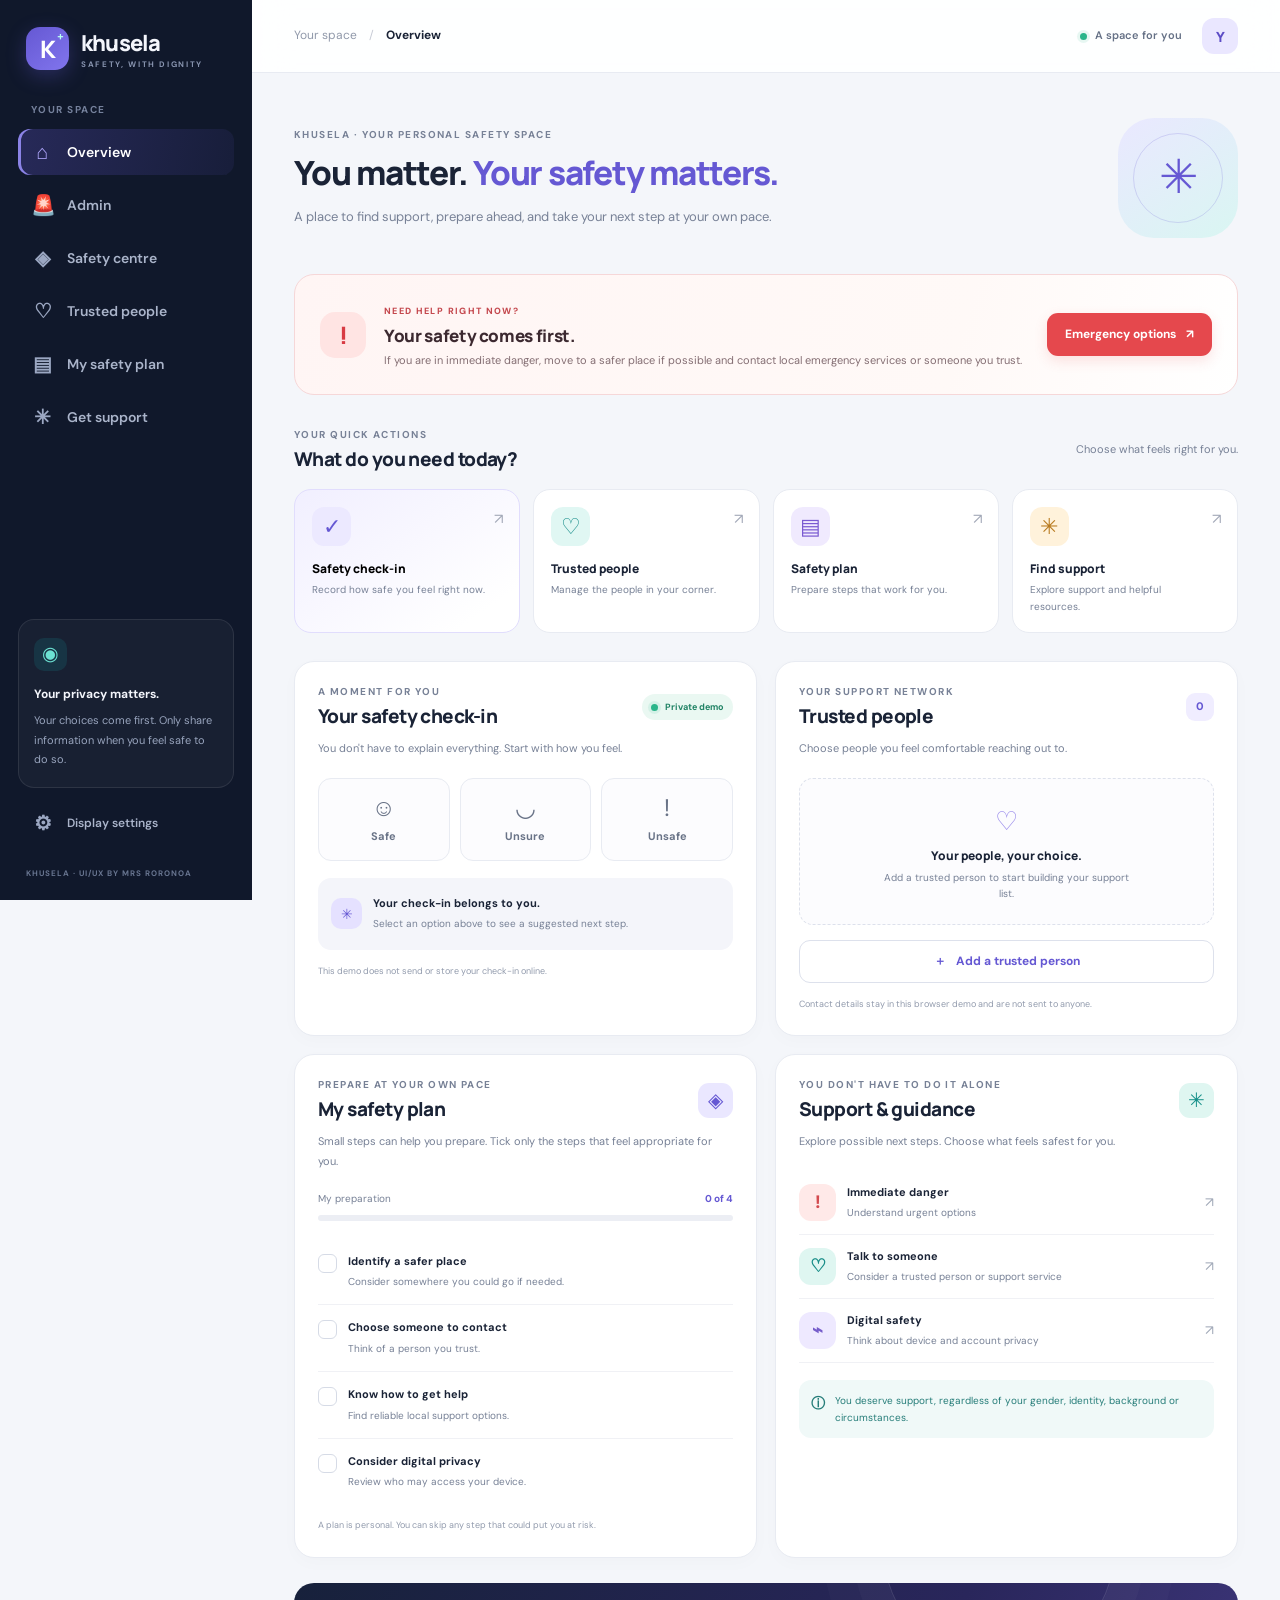
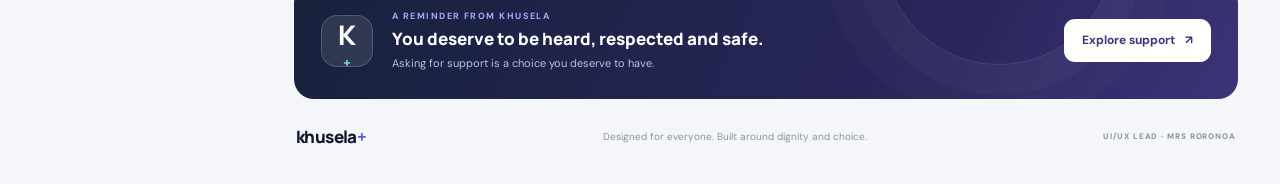
<file: index.html>
<!DOCTYPE html>
<html lang="en">
<head>
  <meta charset="UTF-8">
  <meta name="viewport" content="width=device-width, initial-scale=1">
  <meta name="theme-color" content="#10182B">
  <meta name="description" content="Khusela is an inclusive personal safety and GBV support platform.">
  <title>Khusela — Your Safety, Your Choice</title>

  <link rel="preconnect" href="https://fonts.googleapis.com">
  <link rel="preconnect" href="https://fonts.gstatic.com" crossorigin>
  <link href="https://fonts.googleapis.com/css2?family=DM+Sans:wght@400;500;600;700&family=Manrope:wght@400;500;600;700;800&display=swap" rel="stylesheet">
  <link rel="stylesheet" href="style.css">
</head>
<body>
  <div class="app">
    <aside class="sidebar" id="sidebar">
      <a href="#dashboard" class="brand" aria-label="Khusela dashboard">
        <span class="brand-symbol">K<span>+</span></span>
        <span class="brand-name">khusela<small>SAFETY, WITH DIGNITY</small></span>
      </a>

      <div class="profile-label">YOUR SPACE</div>
      <nav class="side-nav" aria-label="Main navigation">
        <a class="nav-link active" href="#dashboard"><span>⌂</span> Overview</a>
        <a class="nav-link" href="admin.html"><span>🚨</span> Admin</a>
        <a class="nav-link" href="#safety"><span>◈</span> Safety centre</a>
        <a class="nav-link" href="#contacts"><span>♡</span> Trusted people</a>
        <a class="nav-link" href="#plan"><span>▤</span> My safety plan</a>
        <a class="nav-link" href="#support"><span>✳</span> Get support</a>
      </nav>

      <div class="sidebar-bottom">
        <div class="privacy-card">
          <span class="privacy-icon">◉</span>
          <strong>Your privacy matters.</strong>
          <p>Your choices come first. Only share information when you feel safe to do so.</p>
        </div>
        <button class="nav-link settings-button" id="settingsButton" type="button">
          <span>⚙</span> Display settings
        </button>
        <div class="sidebar-footer">KHUSELA · UI/UX BY MRS RORONOA</div>
      </div>
    </aside>

    <main class="main" id="dashboard">
      <header class="topbar">
        <button class="icon-button menu-button" id="menuButton" aria-label="Open navigation" type="button">☰</button>
        <div class="breadcrumb">Your space <span>/</span> <strong>Overview</strong></div>
        <div class="top-actions">
          <span class="secure-label"><span class="green-dot"></span> A space for you</span>
          <button class="avatar" id="profileButton" type="button" aria-label="Profile options">Y</button>
        </div>
      </header>

      <div class="content">
        <section class="welcome-row">
          <div>
            <p class="overline">KHUSELA  · YOUR PERSONAL SAFETY SPACE</p>
            <h1>You matter. <span>Your safety matters.</span></h1>
            <p class="subheading">A place to find support, prepare ahead, and take your next step at your own pace.</p>
          </div>
          <div class="welcome-mark" aria-hidden="true">
            <div class="mark-ring ring-one"></div>
            <div class="mark-ring ring-two"></div>
            <span>✳</span>
          </div>
        </section>

        <section class="emergency-banner" id="safety" aria-labelledby="urgent-title">
          <div class="emergency-symbol" aria-hidden="true">!</div>
          <div class="emergency-copy">
            <span class="banner-eyebrow">NEED HELP RIGHT NOW?</span>
            <h2 id="urgent-title">Your safety comes first.</h2>
            <p>If you are in immediate danger, move to a safer place if possible and contact local emergency services or someone you trust.</p>
          </div>
          <button class="button button-emergency" id="emergencyButton" type="button">
            Emergency options <span aria-hidden="true">↗</span>
          </button>
        </section>

        <div class="section-title-row">
          <div>
            <p class="overline">YOUR QUICK ACTIONS</p>
            <h2>What do you need today?</h2>
          </div>
          <span class="section-note">Choose what feels right for you.</span>
        </div>

        <section class="action-grid" aria-label="Quick safety actions">
          <button class="action-card action-primary" id="checkInButton" type="button">
            <span class="action-icon">✓</span>
            <span class="action-text"><strong>Safety check-in</strong><small>Record how safe you feel right now.</small></span>
            <span class="card-arrow">↗</span>
          </button>
          <a class="action-card" href="#contacts">
            <span class="action-icon icon-teal">♡</span>
            <span class="action-text"><strong>Trusted people</strong><small>Manage the people in your corner.</small></span>
            <span class="card-arrow">↗</span>
          </a>
          <a class="action-card" href="#plan">
            <span class="action-icon icon-violet">▤</span>
            <span class="action-text"><strong>Safety plan</strong><small>Prepare steps that work for you.</small></span>
            <span class="card-arrow">↗</span>
          </a>
          <a class="action-card" href="#support">
            <span class="action-icon icon-amber">✳</span>
            <span class="action-text"><strong>Find support</strong><small>Explore support and helpful resources.</small></span>
            <span class="card-arrow">↗</span>
          </a>
        </section>

        <div class="dashboard-grid">
          <section class="panel checkin-panel">
            <div class="panel-heading">
              <div>
                <p class="overline">A MOMENT FOR YOU</p>
                <h2>Your safety check-in</h2>
              </div>
              <span class="soft-tag"><span class="green-dot"></span> Private demo</span>
            </div>
            <p class="panel-description">You don't have to explain everything. Start with how you feel.</p>

            <div class="feeling-options" role="group" aria-label="How safe do you feel?">
              <button class="feeling" data-feeling="Safe" type="button">
                <span>☺</span><strong>Safe</strong>
              </button>
              <button class="feeling" data-feeling="Unsure" type="button">
                <span>◡</span><strong>Unsure</strong>
              </button>
              <button class="feeling" data-feeling="Unsafe" type="button">
                <span>!</span><strong>Unsafe</strong>
              </button>
            </div>

            <div class="checkin-result" id="checkinResult" role="status" aria-live="polite">
              <span class="result-mark">✳</span>
              <span><strong>Your check-in belongs to you.</strong><small>Select an option above to see a suggested next step.</small></span>
            </div>
            <p class="privacy-footnote">This demo does not send or store your check-in online.</p>
          </section>

          <section class="panel contacts-panel" id="contacts">
            <div class="panel-heading">
              <div>
                <p class="overline">YOUR SUPPORT NETWORK</p>
                <h2>Trusted people</h2>
              </div>
              <span class="count-badge" id="contactCount">0</span>
            </div>
            <p class="panel-description">Choose people you feel comfortable reaching out to.</p>

            <div class="contact-list" id="contactList">
              <div class="empty-state">
                <span>♡</span>
                <strong>Your people, your choice.</strong>
                <p>Add a trusted person to start building your support list.</p>
              </div>
            </div>

            <button class="button button-outline button-full" id="addContactButton" type="button">
              <span>＋</span> Add a trusted person
            </button>
            <p class="privacy-footnote">Contact details stay in this browser demo and are not sent to anyone.</p>
          </section>
        </div>

        <div class="dashboard-grid lower-grid">
          <section class="panel plan-panel" id="plan">
            <div class="panel-heading">
              <div>
                <p class="overline">PREPARE AT YOUR OWN PACE</p>
                <h2>My safety plan</h2>
              </div>
              <span class="plan-icon">◈</span>
            </div>
            <p class="panel-description">Small steps can help you prepare. Tick only the steps that feel appropriate for you.</p>

            <div class="plan-progress">
              <div class="progress-label"><span>My preparation</span><strong id="progressText">0 of 4</strong></div>
              <div class="progress-track"><span id="progressBar"></span></div>
            </div>

            <div class="plan-list">
              <label class="plan-item"><input type="checkbox" class="plan-check"><span class="custom-check"></span><span><strong>Identify a safer place</strong><small>Consider somewhere you could go if needed.</small></span></label>
              <label class="plan-item"><input type="checkbox" class="plan-check"><span class="custom-check"></span><span><strong>Choose someone to contact</strong><small>Think of a person you trust.</small></span></label>
              <label class="plan-item"><input type="checkbox" class="plan-check"><span class="custom-check"></span><span><strong>Know how to get help</strong><small>Find reliable local support options.</small></span></label>
              <label class="plan-item"><input type="checkbox" class="plan-check"><span class="custom-check"></span><span><strong>Consider digital privacy</strong><small>Review who may access your device.</small></span></label>
            </div>
            <p class="privacy-footnote">A plan is personal. You can skip any step that could put you at risk.</p>
          </section>

          <section class="panel support-panel" id="support">
            <div class="panel-heading">
              <div>
                <p class="overline">YOU DON'T HAVE TO DO IT ALONE</p>
                <h2>Support & guidance</h2>
              </div>
              <span class="support-icon">✳</span>
            </div>
            <p class="panel-description">Explore possible next steps. Choose what feels safest for you.</p>

            <a class="resource-row" href="#emergency-help" id="resourceEmergency">
              <span class="resource-icon red-icon">!</span>
              <span><strong>Immediate danger</strong><small>Understand urgent options</small></span>
              <span class="resource-arrow">↗</span>
            </a>
            <a class="resource-row" href="#trusted-support" id="resourceTrusted">
              <span class="resource-icon teal-icon">♡</span>
              <span><strong>Talk to someone</strong><small>Consider a trusted person or support service</small></span>
              <span class="resource-arrow">↗</span>
            </a>
            <a class="resource-row" href="#digital-safety" id="resourceDigital">
              <span class="resource-icon violet-icon">⌁</span>
              <span><strong>Digital safety</strong><small>Think about device and account privacy</small></span>
              <span class="resource-arrow">↗</span>
            </a>

            <div class="support-note">
              <span>ⓘ</span>
              <p>You deserve support, regardless of your gender, identity, background or circumstances.</p>
            </div>
          </section>
        </div>

        <section class="closing-banner">
          <div class="closing-symbol">K<span>+</span></div>
          <div>
            <p class="overline">A REMINDER FROM KHUSELA</p>
            <h2>You deserve to be heard, respected and safe.</h2>
            <p>Asking for support is a choice you deserve to have.</p>
          </div>
          <a class="button button-light" href="#support">Explore support <span>↗</span></a>
        </section>

        <footer class="footer">
          <a href="#dashboard" class="footer-brand">khusela<span>+</span></a>
          <p>Designed for everyone. Built around dignity and choice.</p>
          <span>UI/UX LEAD · MRS RORONOA</span>
        </footer>
      </div>
    </main>
  </div>

  <!-- DIALOGS -->
  <dialog class="modal" id="appModal">
    <div class="modal-head">
      <div class="modal-mark" id="modalMark">✳</div>
      <button class="icon-button modal-close" id="closeModal" type="button" aria-label="Close dialog">✕</button>
    </div>
    <div id="modalContent"></div>
  </dialog>

  <div class="toast" id="toast" role="status" aria-live="polite"></div>

  <script>
    const $ = (selector) => document.querySelector(selector);
    const $$ = (selector) => [...document.querySelectorAll(selector)];

    const modal = $("#appModal");
    const modalContent = $("#modalContent");
    const toast = $("#toast");
    let toastTimer;

    function showToast(message) {
      toast.textContent = message;
      toast.classList.add("show");
      clearTimeout(toastTimer);
      toastTimer = setTimeout(() => toast.classList.remove("show"), 3200);
    }

    function openModal(title, text, actions = "") {
      modalContent.innerHTML = `
        <p class="overline">KHUSELA · YOUR SAFETY SPACE</p>
        <h2>${title}</h2>
        <div class="modal-copy">${text}</div>
        ${actions}
      `;
      modal.showModal();
    }

    $("#closeModal").addEventListener("click", () => modal.close());

    modal.addEventListener("click", (event) => {
      if (event.target === modal) modal.close();
    });

    // Mobile navigation
    $("#menuButton").addEventListener("click", () => {
      $("#sidebar").classList.toggle("sidebar-open");
    });

    $$(".nav-link").forEach(link => {
      link.addEventListener("click", () => {
        $$(".nav-link").forEach(item => item.classList.remove("active"));
        link.classList.add("active");
        $("#sidebar").classList.remove("sidebar-open");
      });
    });

    // Emergency information — no false claim that an alert was sent
    $("#emergencyButton").addEventListener("click", () => {
      openModal(
        "Immediate safety options",
        `<p>If you are in immediate danger, move to a safer place if you can and contact local emergency services or a person you trust.</p>
         <div class="notice-box"><strong>Important</strong><p>This website demo cannot call emergency services, transmit your location or alert your contacts.</p></div>
         <p>In South Africa, you can call <strong>112</strong> from a mobile phone for emergency assistance. If calling could put you at risk, consider whether a safer communication option is available.</p>`,
        `<button class="button button-primary button-full" id="modalDone" type="button">I understand</button>`
      );
      $("#modalDone").addEventListener("click", () => modal.close());
    });

    // Safety check-in
    const feelingMessages = {
      Safe: ["Take a moment for yourself.", "If you feel comfortable, you can review your safety plan or check in with someone you trust."],
      Unsure: ["It's okay not to know what to do.", "Consider moving somewhere you feel more comfortable or contacting a trusted person if it feels safe."],
      Unsafe: ["Your safety comes first.", "If you are in immediate danger, seek a safer place if possible and contact emergency services or someone you trust."]
    };

    $$(".feeling").forEach(button => {
      button.addEventListener("click", () => {
        $$(".feeling").forEach(item => item.classList.remove("selected"));
        button.classList.add("selected");
        const [title, message] = feelingMessages[button.dataset.feeling];
        $("#checkinResult").innerHTML = `
          <span class="result-mark">✳</span>
          <span><strong>${title}</strong><small>${message}</small></span>
        `;
      });
    });

    $("#checkInButton").addEventListener("click", () => {
      document.querySelector(".checkin-panel").scrollIntoView({behavior:"smooth", block:"center"});
      showToast("Your check-in is ready when you are.");
    });

    // Trusted contact list: kept in memory for this page session only
    const contacts = [];
    const contactList = $("#contactList");

    function renderContacts() {
      $("#contactCount").textContent = contacts.length;

      if (!contacts.length) {
        contactList.innerHTML = `
          <div class="empty-state">
            <span>♡</span>
            <strong>Your people, your choice.</strong>
            <p>Add a trusted person to start building your support list.</p>
          </div>`;
        return;
      }

      contactList.innerHTML = contacts.map((contact, index) => `
        <div class="contact-item">
          <span class="contact-avatar">${escapeHtml(contact.name.trim().charAt(0).toUpperCase())}</span>
          <span class="contact-info"><strong>${escapeHtml(contact.name)}</strong><small>${escapeHtml(contact.relationship)}</small></span>
          <button class="remove-contact" data-remove="${index}" type="button" aria-label="Remove ${escapeHtml(contact.name)}">✕</button>
        </div>`).join("");

      $$("[data-remove]").forEach(button => {
        button.addEventListener("click", () => {
          contacts.splice(Number(button.dataset.remove), 1);
          renderContacts();
          showToast("Trusted person removed from this demo.");
        });
      });
    }

    function escapeHtml(value) {
      return String(value).replace(/[&<>"']/g, character => ({
        "&":"&amp;", "<":"&lt;", ">":"&gt;", '"':"&quot;", "'":"&#39;"
      }[character]));
    }

    $("#addContactButton").addEventListener("click", () => {
      openModal(
        "Add a trusted person",
        `<p>Add someone you feel comfortable reaching out to. Only include details if it is safe for you to do so.</p>
         <form id="contactForm" class="contact-form">
           <label for="contactName">Name</label>
           <input id="contactName" name="name" maxlength="70" required placeholder="Enter their name">
           <label for="contactRelationship">Relationship</label>
           <select id="contactRelationship" name="relationship" required>
             <option value="">Choose relationship</option>
             <option>Friend</option><option>Family</option><option>Partner</option>
             <option>Teacher or colleague</option><option>Support professional</option><option>Other trusted person</option>
           </select>
           <button class="button button-primary button-full" type="submit">Add person</button>
         </form>
         <p class="privacy-footnote">Demo only: information is kept in page memory and disappears when the page is refreshed.</p>`
      );

      $("#contactForm").addEventListener("submit", event => {
        event.preventDefault();
        const data = new FormData(event.currentTarget);
        contacts.push({
          name: data.get("name").trim(),
          relationship: data.get("relationship")
        });
        renderContacts();
        modal.close();
        showToast("Trusted person added to this page session.");
      });
    });

    // Safety plan progress
    function updateProgress() {
      const checks = $$(".plan-check");
      const completed = checks.filter(check => check.checked).length;
      $("#progressText").textContent = `${completed} of ${checks.length}`;
      $("#progressBar").style.width = `${completed / checks.length * 100}%`;
    }

    $$(".plan-check").forEach(check => check.addEventListener("change", updateProgress));

    // Resource information
    const resources = {
      resourceTrusted: {
        title: "Talking to someone",
        text: `<p>You can choose a friend, family member, educator, counsellor or support professional you trust.</p>
          <p>You decide what to share and when. If one person does not respond safely, consider another trusted option if available.</p>`
      },
      resourceDigital: {
        title: "Digital safety",
        text: `<p>If someone may monitor your device, think carefully before changing settings or deleting history. A sudden change may be noticed.</p>
          <ul><li>Use a safer device if you have access to one.</li><li>Review account access and location-sharing settings when safe.</li><li>Choose a password others cannot easily guess.</li></ul>
          <p>Prioritise the option least likely to increase risk in your situation.</p>`
      },
      resourceEmergency: {
        title: "Immediate danger",
        text: `<p>If it is safe to do so, move towards a place with other people and contact local emergency services or someone you trust.</p>
          <div class="notice-box"><strong>South Africa</strong><p>112 can be called from a mobile phone for emergency assistance.</p></div>
          <p>Khusela's current browser version cannot place calls or send alerts on your behalf.</p>`
      }
    };

    Object.entries(resources).forEach(([id, resource]) => {
      $("#" + id).addEventListener("click", event => {
        event.preventDefault();
        openModal(resource.title, resource.text);
      });
    });

    $("#settingsButton").addEventListener("click", () => {
      openModal(
        "Display settings",
        `<p>Choose a display that feels comfortable for you.</p>
         <div class="setting-actions">
           <button class="button button-primary" id="darkModeButton" type="button">Dark mode</button>
           <button class="button button-outline" id="lightModeButton" type="button">Light mode</button>
         </div>`
      );
      $("#darkModeButton").addEventListener("click", () => {
        document.body.classList.remove("light-mode");
        modal.close();
        showToast("Dark mode enabled.");
      });
      $("#lightModeButton").addEventListener("click", () => {
        document.body.classList.add("light-mode");
        modal.close();
        showToast("Light mode enabled.");
      });
    });

    $("#profileButton").addEventListener("click", () => {
      openModal(
        "Your space, your choices",
        `<p>This version does not require an account or collect a profile. A production app should use secure authentication, clear privacy controls and accessible ways to manage personal information.</p>`
      );
    });
  </script>
</body>
</html>
</file>
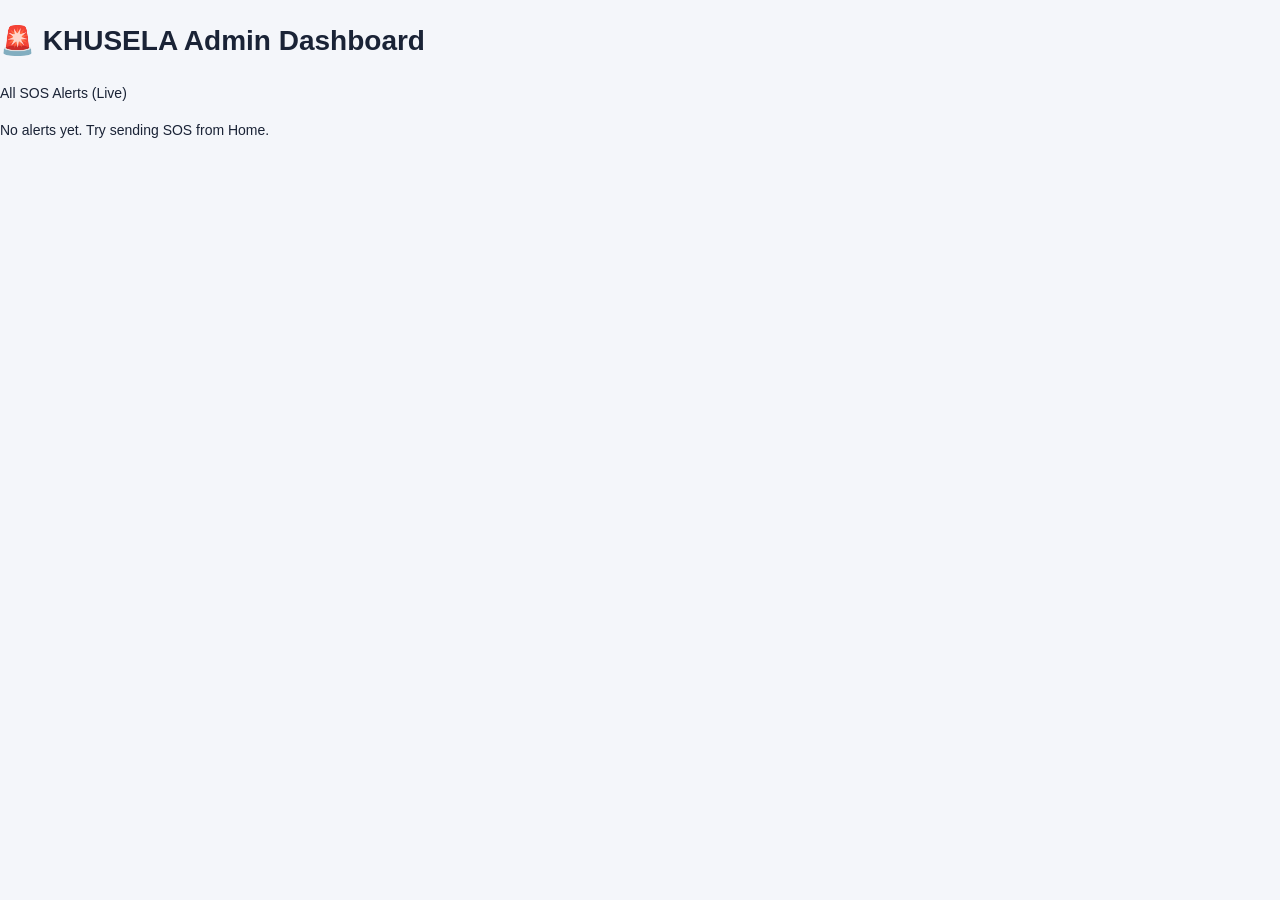
<file: Admin.html>
<!DOCTYPE html>
<html>
<head>
<meta charset="UTF-8">
<meta name="viewport" content="width=device-width, initial-scale=1.0">
<title>KHUSELA Admin</title>
<link rel="stylesheet" href="style.css">
</head>
<body>
<h1>🚨 KHUSELA Admin Dashboard</h1>
<p>All SOS Alerts (Live)</p>
<div id="alert-list">Loading...</div>

<script>
const alerts = JSON.parse(localStorage.getItem('khusela_alerts') || '[]');
const list = document.getElementById('alert-list');

if(alerts.length === 0){
  list.innerHTML = "<p>No alerts yet. Try sending SOS from Home.</p>";
} else {
  list.innerHTML = alerts.map(a => `
    <div style="border:1px solid red; padding:10px; margin:10px; border-radius:8px;">
      <b>Time:</b> ${a.time}<br>
      <b>Location:</b> ${a.lat}, ${a.lng}<br>
      <b>Status:</b> ${a.status}
    </div>
  `).join('');
}
</script>
</body>
</html>
</file>
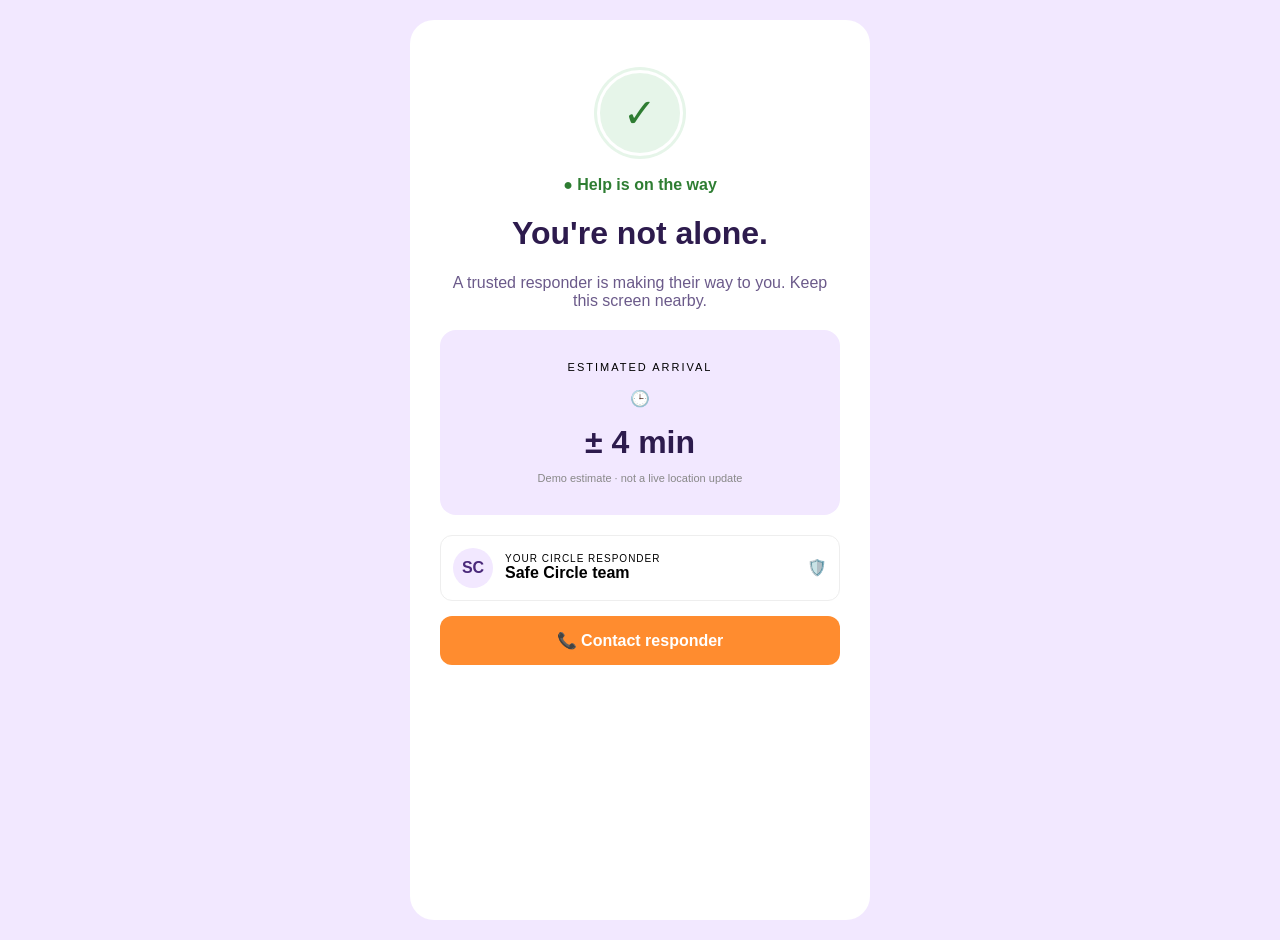
<file: coming.html>
<!DOCTYPE html>
<html lang="en">
<head>
<meta charset="UTF-8">
<meta name="viewport" content="width=device-width, initial-scale=1.0">
<title>Help is Coming - KHUSELA</title>
<style>
body{margin:0;background:#F2E8FF;font-family:Arial;display:flex;justify-content:center;min-height:100vh;padding:20px}
.card{background:white;border-radius:24px;padding:30px;max-width:400px;width:100%;text-align:center}
.check{width:80px;height:80px;background:#E6F5E9;border-radius:50%;display:flex;align-items:center;justify-content:center;margin:20px auto;font-size:40px;color:#2E7D32;border:3px solid white;box-shadow:0 0 0 3px #E6F5E9}
h1{color:#2D1B4D;font-size:32px}
.eta{background:#F2E8FF;border-radius:16px;padding:20px;margin:20px 0}
.eta b{font-size:32px;color:#2D1B4D}
.responder{display:flex;align-items:center;gap:12px;border:1px solid #eee;border-radius:12px;padding:12px;text-align:left}
.sc{background:#F2E8FF;width:40px;height:40px;border-radius:50%;display:flex;align-items:center;justify-content:center;font-weight:bold;color:#4B2A7B}
.orange{background:#FF8C2F;color:white;border:none;width:100%;padding:15px;border-radius:12px;font-weight:bold;font-size:16px;margin-top:15px;cursor:pointer}
</style>
</head>
<body>
<div class="card">
<div class="check">✓</div>
<p style="color:#2E7D32;font-weight:bold">● Help is on the way</p>
<h1>You're not alone.</h1>
<p style="color:#6B5A8A">A trusted responder is making their way to you. Keep this screen nearby.</p>
<div class="eta">
<p style="font-size:11px;letter-spacing:2px">ESTIMATED ARRIVAL</p>
<p>🕒</p>
<b>± 4 min</b>
<p style="font-size:11px;color:#888">Demo estimate · not a live location update</p>
</div>
<div class="responder"><div class="sc">SC</div><div><p style="font-size:10px;letter-spacing:1px;margin:0">YOUR CIRCLE RESPONDER</p><b>Safe Circle team</b></div><span style="margin-left:auto">🛡️</span></div>
<button class="orange" onclick="location.href='index.html'">📞 Contact responder</button>
</div>
</body>
</html>
</file>
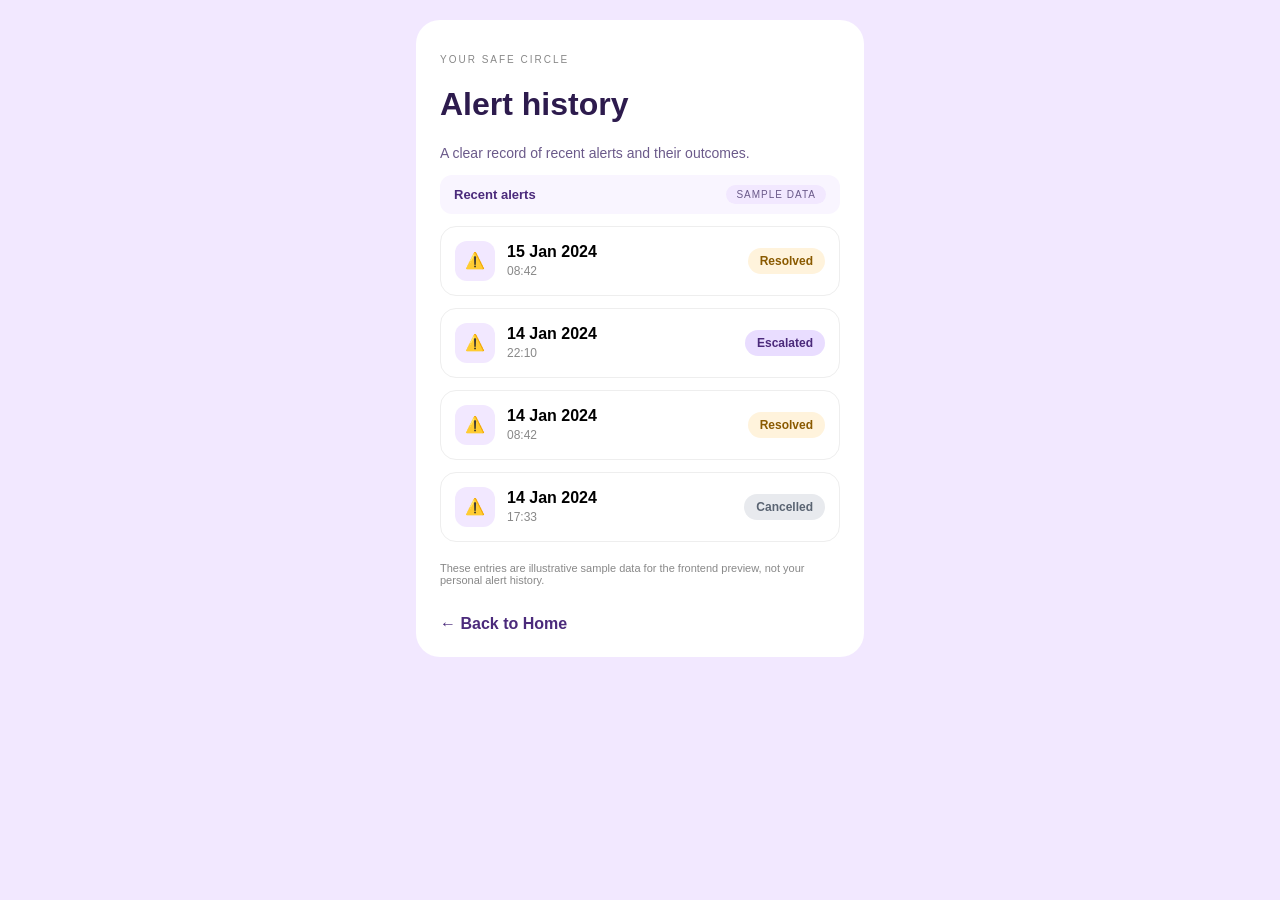
<file: history.html>
<!DOCTYPE html>
<html lang="en">
<head>
<meta charset="UTF-8">
<meta name="viewport" content="width=device-width, initial-scale=1.0">
<title>Alert History - KHUSELA</title>
<style>
body{margin:0;background:#F2E8FF;font-family:Arial;display:flex;justify-content:center;padding:20px}
.card{background:white;border-radius:24px;padding:24px;max-width:400px;width:100%}
h1{color:#2D1B4D}
.item{display:flex;align-items:center;gap:12px;border:1px solid #eee;border-radius:16px;padding:14px;margin:12px 0}
.icon{background:#F2E8FF;width:40px;height:40px;border-radius:12px;display:flex;align-items:center;justify-content:center}
.badge{margin-left:auto;padding:6px 12px;border-radius:20px;font-size:12px;font-weight:bold}
.resolved{background:#FFF3DC;color:#8A5A00}
.escalated{background:#E9DDFF;color:#4B2A7B}
.cancelled{background:#E8EAEE;color:#5A6472}
.sample{background:#F2E8FF;color:#6B5A8A;font-size:10px;padding:4px 10px;border-radius:20px;letter-spacing:1px}
.header{display:flex;justify-content:space-between;align-items:center;background:#F9F5FF;padding:10px 14px;border-radius:12px}
</style>
</head>
<body>
<div class="card">
<p style="font-size:10px;letter-spacing:2px;color:#888">YOUR SAFE CIRCLE</p>
<h1>Alert history</h1>
<p style="color:#6B5A8A;font-size:14px">A clear record of recent alerts and their outcomes.</p>
<div class="header"><b style="font-size:13px;color:#4B2A7B">Recent alerts</b><span class="sample">SAMPLE DATA</span></div>
<div class="item"><div class="icon">⚠️</div><div><b>15 Jan 2024</b><br><span style="color:#888;font-size:12px">08:42</span></div><span class="badge resolved">Resolved</span></div>
<div class="item"><div class="icon">⚠️</div><div><b>14 Jan 2024</b><br><span style="color:#888;font-size:12px">22:10</span></div><span class="badge escalated">Escalated</span></div>
<div class="item"><div class="icon">⚠️</div><div><b>14 Jan 2024</b><br><span style="color:#888;font-size:12px">08:42</span></div><span class="badge resolved">Resolved</span></div>
<div class="item"><div class="icon">⚠️</div><div><b>14 Jan 2024</b><br><span style="color:#888;font-size:12px">17:33</span></div><span class="badge cancelled">Cancelled</span></div>
<p style="font-size:11px;color:#888;margin-top:20px">These entries are illustrative sample data for the frontend preview, not your personal alert history.</p>
<br><a href="index.html" style="color:#4B2A7B;text-decoration:none;font-weight:bold">← Back to Home</a>
</div>
</body>
</html>
</file>
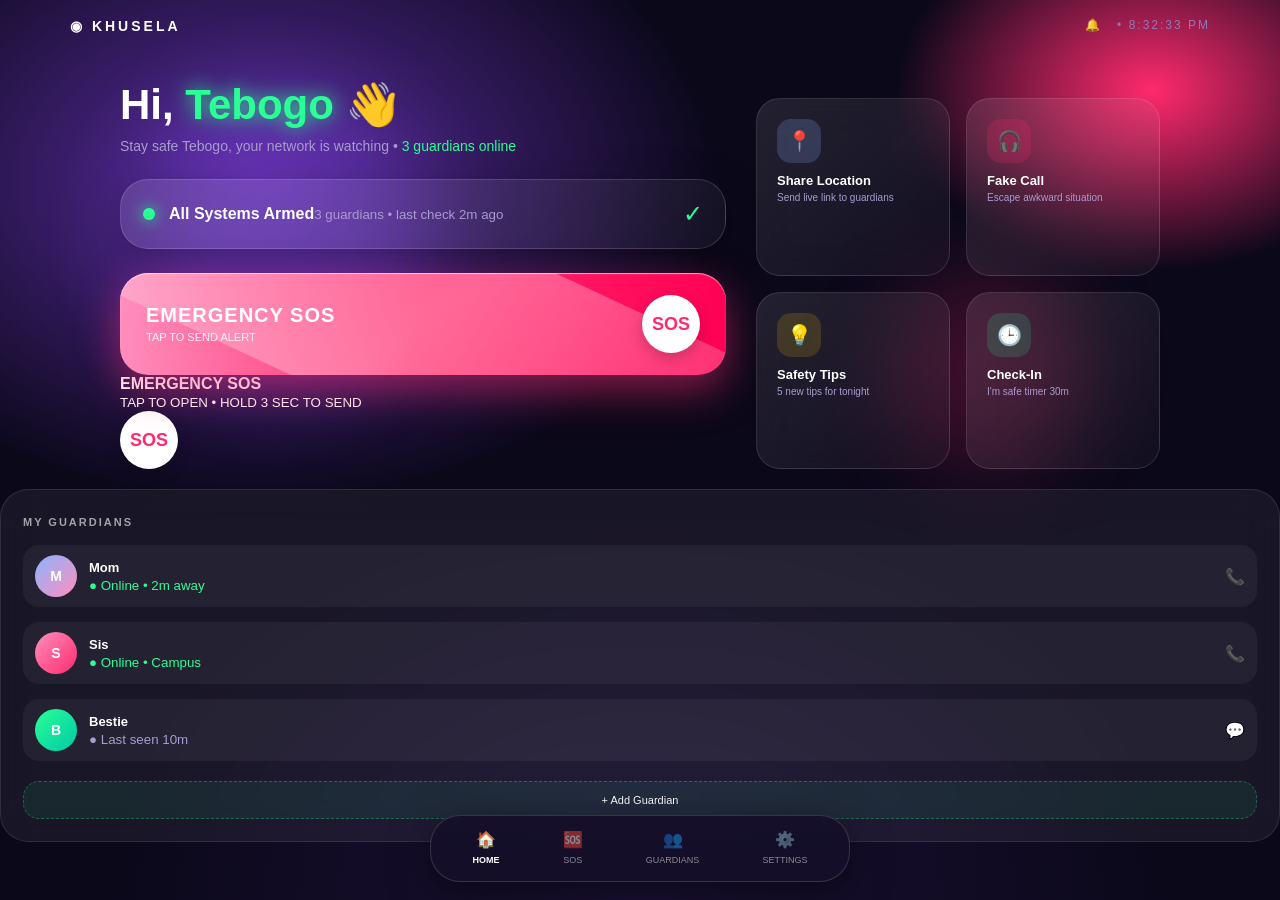
<file: home_page.html>
<!DOCTYPE html>
<html lang="en">
<head>
<meta charset="UTF-8">
<meta name="viewport" content="width=device-width, initial-scale=1.0">
<title>KHUSELA - Home</title>
<style>
*{margin:0; padding:0; box-sizing:border-box; font-family:'Inter',sans-serif;}
body{background:#0b081a; color:white; min-height:100vh; overflow-x:hidden; position:relative;}
.bg{position:fixed; inset:0; z-index:-1; background:radial-gradient(60% 60% at 20% 20%, #5a2ca0 0%, transparent 60%), radial-gradient(50% 50% at 90% 10%, #ff2a6d 0%, transparent 40%), radial-gradient(70% 70% at 50% 100%, #1a1033 0%, #0b081a 60%);}
.orb{position:absolute; border-radius:50%; filter:blur(40px); animation:float 6s infinite ease-in-out;}
.orb1{width:300px; height:300px; background:rgba(138,76,255,0.25); top:10%; left:10%;}
.orb2{width:200px; height:200px; background:rgba(255,42,109,0.2); top:30%; right:15%; animation-delay:2s;}

.top{width:100%; display:flex; justify-content:space-between; padding:18px 30px; font-size:12px; letter-spacing:2px; color:#8a7bb8; max-width:1200px; margin:0 auto;}
.brand{color:white; font-weight:900; letter-spacing:3px; font-size:14px;}
.container{max-width:1100px; margin:0 auto; padding:20px 30px; display:grid; grid-template-columns:1.2fr 0.8fr; gap:30px;}
@media(max-width:800px){.container{grid-template-columns:1fr; padding:15px;}}

.left h2{font-size:42px; font-weight:900; line-height:1.1; margin-top:10px;}
.left h2 span{color:#2aff95; text-shadow:0 0 20px #2aff95;}
.left p{color:#a99bcf; margin-top:10px; font-size:14px;}

.status-card{margin-top:25px; background:linear-gradient(135deg, rgba(255,255,255,0.12), rgba(255,255,255,0.04)); border:1px solid rgba(255,255,255,0.15); backdrop-filter:blur(25px); border-radius:28px; padding:20px 22px; display:flex; justify-content:space-between; align-items:center; box-shadow:0 10px 40px rgba(0,0,0,0.3);}
.dot{width:12px; height:12px; background:#2aff95; border-radius:50%; box-shadow:0 0 15px #2aff95; animation:pulse 1.5s infinite;}

.sos-cta{margin-top:24px; width:100%; background:linear-gradient(95deg, #ff8fbd, #ff2a6d, #ff0055); border-radius:28px; padding:22px 26px; display:flex; justify-content:space-between; align-items:center; box-shadow:0 15px 40px rgba(255,42,109,0.5), inset 0 1px 1px rgba(255,255,255,0.6); cursor:pointer; position:relative; overflow:hidden; transition:0.2s; animation:glow 2.5s infinite;}
.sos-cta::after{content:''; position:absolute; top:-50%; left:-50%; width:200%; height:200%; background:linear-gradient(120deg, transparent, rgba(255,255,255,0.3), transparent); transform:rotate(25deg); animation:shine 3s infinite;}
.sos-cta:active{transform:scale(0.98);}
.sos-cta b{font-size:20px; letter-spacing:1px; position:relative; z-index:2;}
.sos-cta small{font-size:11px; opacity:0.9; z-index:2; position:relative;}
.circle{width:58px; height:58px; background:white; border-radius:50%; display:flex; justify-content:center; align-items:center; color:#ff2a6d; font-weight:900; font-size:18px; box-shadow:0 5px 15px rgba(0,0,0,0.2); z-index:2;}

.grid{display:grid; grid-template-columns:1fr 1fr; gap:16px; margin-top:26px;}
.card{background:linear-gradient(135deg, rgba(255,255,255,0.1), rgba(255,255,255,0.03)); border:1px solid rgba(255,255,255,0.12); border-radius:24px; padding:20px; backdrop-filter:blur(20px); cursor:pointer; transition:0.25s; position:relative; overflow:hidden;}
.card:hover{transform:translateY(-4px) scale(1.02); background:rgba(255,255,255,0.15); box-shadow:0 15px 30px rgba(0,0,0,0.3);}
.card b{font-size:13px; display:block; margin-top:10px;} .card small{font-size:10px; color:#a99bcf; margin-top:4px; display:block;}
.icon{width:44px; height:44px; border-radius:14px; display:flex; justify-content:center; align-items:center; font-size:20px;}

.right{display:flex; flex-direction:column; gap:20px;}
.map-card{background:rgba(255,255,255,0.06); border:1px solid rgba(255,255,255,0.1); border-radius:28px; padding:22px; backdrop-filter:blur(20px); min-height:300px;}
.guardian-row{display:flex; gap:12px; margin-top:15px; align-items:center; background:rgba(255,255,255,0.05); padding:10px 12px; border-radius:16px;}
.g-avatar{width:42px; height:42px; border-radius:50%; background:linear-gradient(135deg,#8ab4ff,#ff8fbd); display:flex; justify-content:center; align-items:center; font-weight:800; font-size:14px;}

.bottom-nav{position:fixed; bottom:18px; left:50%; transform:translateX(-50%); width:90%; max-width:420px; background:rgba(20,15,40,0.9); backdrop-filter:blur(25px); border:1px solid rgba(255,255,255,0.15); border-radius:30px; display:flex; justify-content:space-around; padding:14px 10px; box-shadow:0 10px 40px rgba(0,0,0,0.5);}

@keyframes float{0%,100%{transform:translateY(0);} 50%{transform:translateY(-20px);}}
@keyframes pulse{0%,100%{opacity:1; transform:scale(1);} 50%{opacity:0.6; transform:scale(0.9);}}
@keyframes glow{0%,100%{box-shadow:0 15px 40px rgba(255,42,109,0.5);} 50%{box-shadow:0 15px 60px rgba(255,42,109,0.8);}}
@keyframes shine{0%{transform:translateX(-100%) rotate(25deg);} 100%{transform:translateX(200%) rotate(25deg);}}
</style>
</head>
<body>
<div class="bg"><div class="orb orb1"></div><div class="orb orb2"></div></div>

<div class="top"><div class="brand">◉ KHUSELA</div><div style="display:flex; gap:15px;"><span>🔔</span><span id="liveClock">• LIVE</span></div></div>

<div class="container">
  <div class="left">
    <h2>Hi, <span id="userName">Tebogo</span> 👋</h2>
    <p id="greetSub">Stay safe Tebogo, your network is watching • <span style="color:#2aff95">3 guardians online</span></p>

    <div class="status-card">
      <div style="display:flex; gap:14px; align-items:center;"><div class="dot"></div><div><b>All Systems Armed</b><small style="color:#a99bcf">3 guardians • last check 2m ago</small></div></div>
      <div style="color:#2aff95; font-size:24px;">✓</div>
    </div>

    <div class="sos-cta" onclick="triggerSOS()">
  <div><b>EMERGENCY SOS</b><br><small>TAP TO SEND ALERT</small></div>
  <div class="circle">SOS</div>
</div>
      <div><b>EMERGENCY SOS</b><br><small>TAP TO OPEN • HOLD 3 SEC TO SEND</small></div>
      <div class="circle">SOS</div>
    </div>

    <div class="grid">
      <div class="card"><div class="icon" style="background:rgba(138,180,255,0.2);">📍</div><b>Share Location</b><small>Send live link to guardians</small></div>
      <div class="card"><div class="icon" style="background:rgba(255,42,109,0.2);">🎧</div><b>Fake Call</b><small>Escape awkward situation</small></div>
      <div class="card"><div class="icon" style="background:rgba(255,215,0,0.15);">💡</div><b>Safety Tips</b><small>5 new tips for tonight</small></div>
      <div class="card"><div class="icon" style="background:rgba(42,255,149,0.15);">🕒</div><b>Check-In</b><small>I'm safe timer 30m</small></div>
    </div>
  </div>

  <div class="right">
    <div class="map-card">
      <b style="font-size:11px; letter-spacing:2px; opacity:0.6;">MY GUARDIANS</b>
      <div class="guardian-row"><div class="g-avatar">M</div><div><b style="font-size:13px;">Mom</b><br><small style="color:#2aff95;">● Online • 2m away</small></div><div style="margin-left:auto;">📞</div></div>
      <div class="guardian-row"><div class="g-avatar" style="background:linear-gradient(135deg,#ff8fbd,#ff2a6d)">S</div><div><b style="font-size:13px;">Sis</b><br><small style="color:#2aff95;">● Online • Campus</small></div><div style="margin-left:auto;">📞</div></div>
      <div class="guardian-row"><div class="g-avatar" style="background:linear-gradient(135deg,#2aff95,#00c9a7)">B</div><div><b style="font-size:13px;">Bestie</b><br><small style="color:#a99bcf;">● Last seen 10m</small></div><div style="margin-left:auto;">💬</div></div>
      <div style="margin-top:20px; background:rgba(42,255,149,0.08); border:1px dashed rgba(42,255,149,0.3); border-radius:16px; padding:12px; text-align:center; font-size:11px; cursor:pointer;">+ Add Guardian</div>
    </div>
  </div>
</div>

<div class="bottom-nav">
  <div style="text-align:center; opacity:1;">🏠<br><span style="font-size:9px; font-weight:700;">HOME</span></div>
  <div style="text-align:center; opacity:0.5; cursor:pointer;" onclick="location.href='sos.html'">🆘<br><span style="font-size:9px;">SOS</span></div>
  <div style="text-align:center; opacity:0.5;">👥<br><span style="font-size:9px;">GUARDIANS</span></div>
  <div style="text-align:center; opacity:0.5;">⚙️<br><span style="font-size:9px;">SETTINGS</span></div>
</div>

<script>
let savedName = localStorage.getItem('khuselaName') || "Tebogo";
document.getElementById('userName').innerText = savedName;
document.getElementById('greetSub').innerHTML = `Stay safe ${savedName}, your network is watching • <span style="color:#2aff95">3 guardians online</span>`;
setInterval(()=>{ document.getElementById('liveClock').innerText = "• " + new Date().toLocaleTimeString(); },1000);
</script>
</body>
</html>
</file>
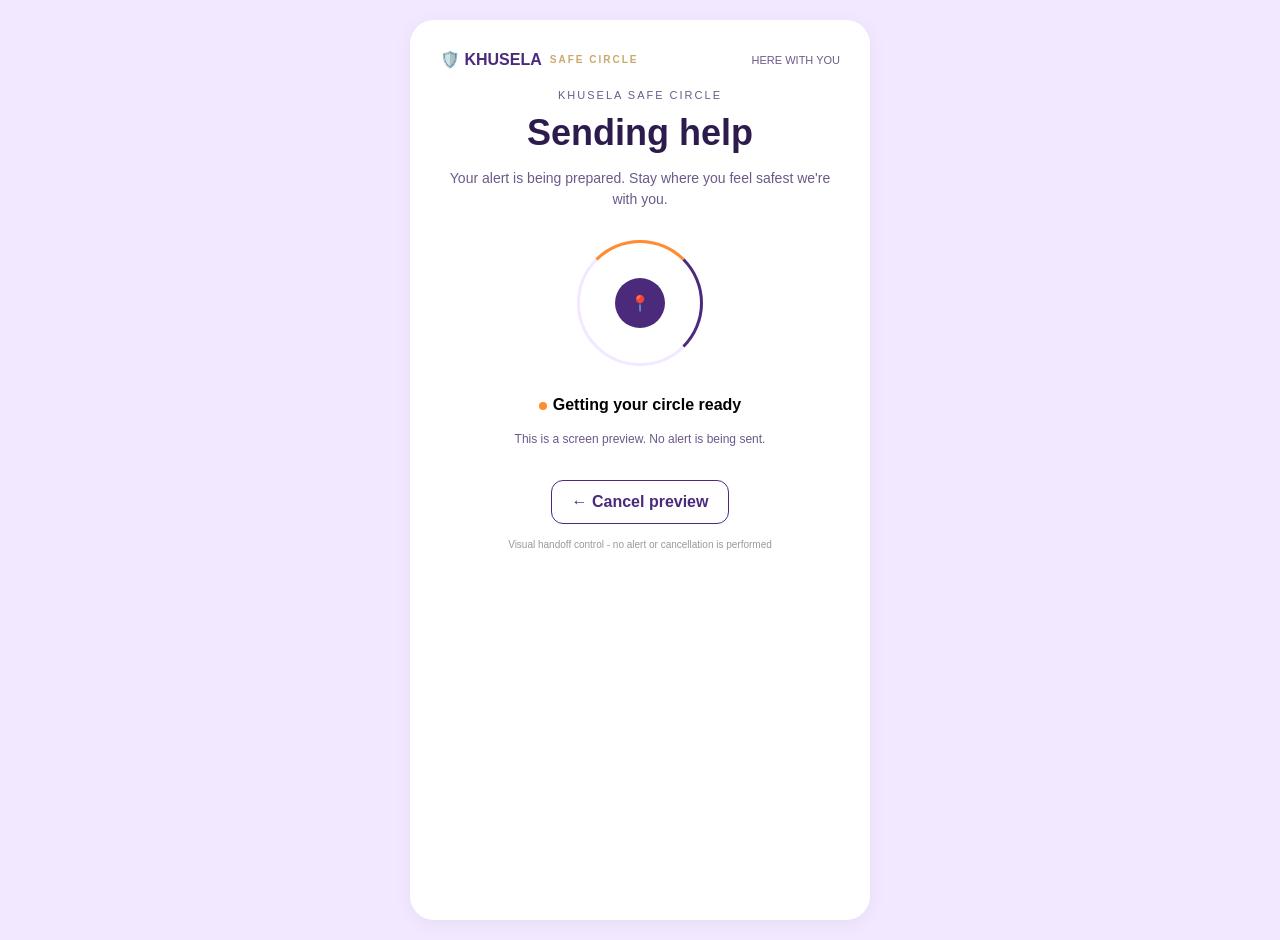
<file: sending.html>
<!DOCTYPE html>
<html lang="en">
<head>
<meta charset="UTF-8">
<meta name="viewport" content="width=device-width, initial-scale=1.0">
<title>Sending Help - KHUSELA</title>
<style>
body{margin:0;background:#F2E8FF;font-family:Arial;display:flex;justify-content:center;min-height:100vh;padding:20px}
.card{background:white;border-radius:24px;padding:30px;max-width:400px;width:100%;text-align:center;box-shadow:0 4px 20px rgba(0,0,0,0.05)}
.top{display:flex;justify-content:space-between;align-items:center;margin-bottom:20px}
.logo{font-weight:bold;color:#4B2A7B;display:flex;align-items:center;gap:8px}
.logo span{font-size:10px;color:#C9A86A;letter-spacing:2px;display:block}
.here{font-size:11px;color:#6B5A8A}
h1{color:#2D1B4D;font-size:36px;margin:10px 0}
.sub{color:#6B5A8A;font-size:14px;line-height:1.5}
.ring{width:120px;height:120px;border-radius:50%;border:3px solid #F2E8FF;margin:30px auto;position:relative;display:flex;align-items:center;justify-content:center}
.ring:before{content:'';position:absolute;top:-3px;left:-3px;right:-3px;bottom:-3px;border-radius:50%;border:3px solid transparent;border-top-color:#FF8C2F;border-right-color:#4B2A7B;animation:spin 1.2s linear infinite}
.center{background:#4B2A7B;width:50px;height:50px;border-radius:50%;display:flex;align-items:center;justify-content:center;color:white}
.dot{background:#FF8C2F;width:8px;height:8px;border-radius:50%;display:inline-block;margin-right:6px}
.btn{border:1px solid #4B2A7B;color:#4B2A7B;padding:12px 20px;border-radius:12px;background:white;font-weight:bold;margin-top:20px;display:inline-flex;gap:8px;cursor:pointer;text-decoration:none}
@keyframes spin{to{transform:rotate(360deg)}}
</style>
<meta http-equiv="refresh" content="20;url=coming.html">
</head>
<body>
<div class="card">
<div class="top"><div class="logo">🛡️ KHUSELA<br><span>SAFE CIRCLE</span></div><div class="here">HERE WITH YOU</div></div>
<p style="font-size:11px;letter-spacing:2px;color:#6B5A8A">KHUSELA SAFE CIRCLE</p>
<h1>Sending help</h1>
<p class="sub">Your alert is being prepared. Stay where you feel safest we're with you.</p>
<div class="ring"><div class="center">📍</div></div>
<p><span class="dot"></span><b>Getting your circle ready</b></p>
<p class="sub" style="font-size:12px">This is a screen preview. No alert is being sent.</p>
<a href="index.html" class="btn">← Cancel preview</a>
<p style="font-size:10px;color:#999;margin-top:15px">Visual handoff control - no alert or cancellation is performed</p>
</div>
</div>
</body>
</html>
</file>
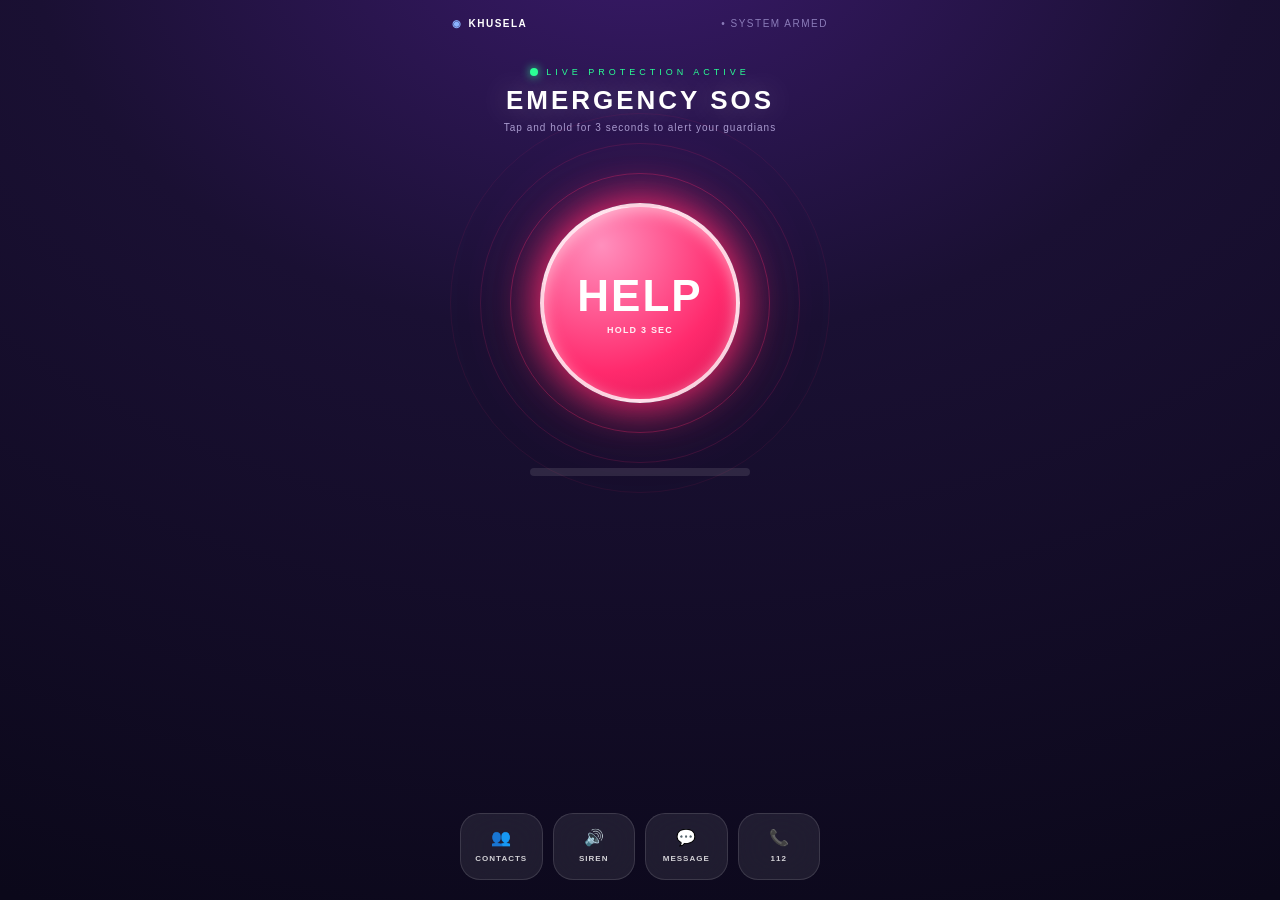
<file: sos.html>
<!DOCTYPE html>
<html lang="en">
<head>
<meta charset="UTF-8">
<meta name="viewport" content="width=device-width, initial-scale=1.0">
<title>KHUSELA SOS</title>
<style>
*{margin:0; padding:0; box-sizing:border-box; font-family:'Inter','Segoe UI',sans-serif;}
body{background: radial-gradient(120% 120% at 50% -10%, #3a1a6b 0%, #1a1033 40%, #0b081a 100%); color:white; min-height:100vh; display:flex; flex-direction:column; align-items:center; overflow:hidden; transition:background 0.5s;}
body.alert-mode{background:radial-gradient(120% 120% at 50% -10%, #6b1a1a 0%, #331010 40%, #1a0808 100%);}
.top{width:100%; max-width:420px; display:flex; justify-content:space-between; padding:18px 22px; font-size:10px; letter-spacing:1.5px; color:#8a7bb8;}
.brand{color:white; font-weight:800; display:flex; align-items:center; gap:6px;}
.dot{width:8px; height:8px; background:#2aff95; border-radius:50%; box-shadow:0 0 10px #2aff95; animation:pulseDot 1.5s infinite;}
.status{margin-top:20px; font-size:9px; letter-spacing:4px; color:#2aff95; display:flex; align-items:center; gap:8px;}
h1{font-size:26px; font-weight:900; letter-spacing:3px; margin-top:8px; text-shadow:0 0 30px rgba(255,255,255,0.3);}
.sub{font-size:10px; color:#a99bcf; letter-spacing:1px; margin-top:6px;}

.sos-wrap{position:relative; margin-top:40px; width:260px; height:260px; display:flex; justify-content:center; align-items:center;}
.ring1,.ring2,.ring3{position:absolute; border:1px solid #ff2a6d; border-radius:50%; animation:wave 2.5s infinite;}
.ring1{width:260px; height:260px; opacity:0.3;} .ring2{width:320px; height:320px; opacity:0.15; animation-delay:0.6s;} .ring3{width:380px; height:380px; opacity:0.08; animation-delay:1.2s;}

.main-btn{
  width:200px; height:200px; background:radial-gradient(120% 120% at 30% 20%, #ff8fbd 0%, #ff2a6d 55%, #cc0a4a 100%);
  border-radius:50%; border:4px solid rgba(255,255,255,0.8); 
  box-shadow:0 0 40px #ff2a6d, 0 0 80px rgba(255,42,109,0.4), inset 0 4px 15px rgba(255,255,255,0.5);
  display:flex; flex-direction:column; justify-content:center; align-items:center; cursor:pointer; z-index:10;
  transition:all 0.15s; animation:floatBtn 3s ease-in-out infinite;
}
.main-btn:active{transform:scale(0.93);} 
.main-btn b{font-size:44px; font-weight:900; letter-spacing:2px;}
.main-btn span{font-size:9px; margin-top:4px; letter-spacing:1.2px; opacity:0.9; font-weight:700;}
.main-btn.counting b{font-size:70px; animation:pop 0.3s ease;}
.main-btn.sent{background:radial-gradient(#ff1a1a,#8a0000)!important; box-shadow:0 0 60px red, 0 0 120px rgba(255,0,0,0.5)!important; border-color:#ffaaaa;}

.progress-wrap{width:220px; height:8px; background:rgba(255,255,255,0.1); border-radius:10px; margin-top:35px; overflow:hidden;}
#fill{width:0%; height:100%; background:linear-gradient(90deg, #ff2a6d, #ff8fbd); box-shadow:0 0 10px #ff2a6d;}

.bottom{margin-top:auto; width:100%; max-width:400px; padding:20px; display:grid; grid-template-columns:1fr 1fr 1fr 1fr; gap:10px;}
.card{background:rgba(255,255,255,0.08); border:1px solid rgba(255,255,255,0.12); backdrop-filter:blur(20px); border-radius:20px; padding:14px 5px; text-align:center; cursor:pointer;}
.card span{font-size:8px; letter-spacing:1px; font-weight:700; opacity:0.8;}
.card.stop{background:#ff1a1a!important; box-shadow:0 0 20px red; animation:shake 0.2s infinite;}

@keyframes wave{0%{transform:scale(0.8); opacity:0.5;} 100%{transform:scale(1.3); opacity:0;}}
@keyframes pulseDot{0%,100%{opacity:1;} 50%{opacity:0.3;}}
@keyframes floatBtn{0%,100%{transform:translateY(0);} 50%{transform:translateY(-6px);}}
@keyframes shake{0%{transform:translateX(-1px);} 100%{transform:translateX(1px);}}
@keyframes pop{0%{transform:scale(0.5);} 60%{transform:scale(1.3);} 100%{transform:scale(1);}}
</style>
</head>
<body id="body">

<div class="top">
  <div class="brand"><span style="color:#8ab4ff">◉</span> KHUSELA</div>
  <div>• SYSTEM ARMED</div>
</div>

<div class="status"><div class="dot"></div> LIVE PROTECTION ACTIVE</div>
<h1 id="title">EMERGENCY SOS</h1>
<div class="sub" id="sub">Tap and hold for 3 seconds to alert your guardians</div>

<div class="sos-wrap">
  <div class="ring1"></div><div class="ring2"></div><div class="ring3"></div>
  <div class="main-btn" id="helpBtn">
    <b id="helpText">HELP</b>
    <span id="holdText">HOLD 3 SEC</span>
  </div>
</div>

<div class="progress-wrap"><div id="fill"></div></div>

<div class="bottom">
  <div class="card" onclick="location.href='home.html'"><div>👥</div><span>CONTACTS</span></div>
  <div class="card" id="sirenBtn" onclick="toggleSiren()"><div id="sirenIcon">🔊</div><span id="sirenLabel">SIREN</span></div>
  <div class="card"><div>💬</div><span>MESSAGE</span></div>
  <div class="card" onclick="window.location.href='tel:112'"><div>📞</div><span>112</span></div>
</div>

<audio id="sirenAudio" loop><source src="https://actions.google.com/sounds/v1/alarms/beep_short.ogg" type="audio/ogg"></audio>

<script>
let isOn=false;
const audio=document.getElementById('sirenAudio');
const sBtn=document.getElementById('sirenBtn');
function toggleSiren(){
  if(!isOn){ audio.play(); document.getElementById('sirenLabel').innerText="STOP"; document.getElementById('sirenIcon').innerText="🔴"; sBtn.classList.add('stop'); isOn=true; setTimeout(stopSiren,60000); if(navigator.vibrate) navigator.vibrate([200,100,200]);}
  else stopSiren();
}
function stopSiren(){ audio.pause(); audio.currentTime=0; document.getElementById('sirenLabel').innerText="SIREN"; document.getElementById('sirenIcon').innerText="🔊"; sBtn.classList.remove('stop'); isOn=false;}

let hold=0, inter, countInterval;
const btn=document.getElementById('helpBtn');
const fill=document.getElementById('fill');
const helpText=document.getElementById('helpText');
const holdText=document.getElementById('holdText');

btn.addEventListener('touchstart', start, {passive:false});
btn.addEventListener('touchend', end);
btn.addEventListener('mousedown', start);
btn.addEventListener('mouseup', end);
btn.addEventListener('mouseleave', end);

function start(e){
  e.preventDefault(); hold=0; fill.style.width="0%"; helpText.innerText="3"; holdText.innerText="KEEP HOLDING..."; btn.classList.add('counting');
  if(navigator.vibrate) navigator.vibrate(50);
  let sec=3;
  countInterval=setInterval(()=>{ sec--; if(sec>0){ helpText.innerText=sec; if(navigator.vibrate) navigator.vibrate(50); }},1000);
  inter=setInterval(()=>{
    hold+=50; fill.style.width=(hold/30)+"%";
    if(hold>=3000){ clearInterval(inter); clearInterval(countInterval); doSOS(); }
  },50);
}
function end(){ clearInterval(inter); clearInterval(countInterval); if(hold<3000){ fill.style.width="0%"; helpText.innerText="HELP"; holdText.innerText="HOLD 3 SEC"; btn.classList.remove('counting'); }}

function doSOS(){
  btn.classList.remove('counting'); btn.classList.add('sent');
  helpText.innerText="SENT!"; holdText.innerText="HELP IS COMING";
  document.getElementById('body').classList.add('alert-mode');
  document.getElementById('title').innerText="SOS SENT";
  document.getElementById('sub').innerText="Your guardians have been alerted";
  if(navigator.vibrate) navigator.vibrate([300,100,300,100,500]);
  if(!isOn) toggleSiren();
  setTimeout(()=>{ btn.classList.remove('sent'); document.getElementById('body').classList.remove('alert-mode'); helpText.innerText="HELP"; holdText.innerText="HOLD 3 SEC"; document.getElementById('title').innerText="EMERGENCY SOS"; document.getElementById('sub').innerText="Tap and hold for 3 seconds to alert your guardians"; fill.style.width="0%";},3000);
}
</script>
</body>
</html>
</file>
<file: style.css>
:root {
  --navy: #10182B;
  --navy-2: #17223A;
  --indigo: #6558D3;
  --violet: #8B83E6;
  --teal: #18A6A6;
  --red: #E5484D;
  --amber: #E9A23B;
  --green: #159A72;
  --bg: #F4F6FA;
  --surface: #FFFFFF;
  --text: #1A2336;
  --muted: #778196;
  --border: #E8EBF2;
  --shadow: 0 12px 35px rgba(20, 31, 57, 0.055);
  --radius: 20px;
  --font-heading: "Manrope", sans-serif;
  --font-body: "DM Sans", sans-serif;
}

* {
  box-sizing: border-box;
}

html {
  scroll-behavior: smooth;
  scroll-padding-top: 95px;
}

body {
  margin: 0;
  background: var(--bg);
  color: var(--text);
  font-family: var(--font-body);
  font-size: 14px;
  line-height: 1.6;
}

button,
input,
select {
  font: inherit;
}

button,
a {
  -webkit-tap-highlight-color: transparent;
}

button {
  cursor: pointer;
}

a {
  color: inherit;
  text-decoration: none;
}

button:focus-visible,
a:focus-visible,
input:focus-visible,
select:focus-visible {
  outline: 3px solid rgba(101, 88, 211, .45);
  outline-offset: 3px;
}

::selection {
  background: rgba(101, 88, 211, .2);
}

.app {
  min-height: 100vh;
}

/* SIDEBAR */

.sidebar {
  position: fixed;
  z-index: 20;
  inset: 0 auto 0 0;
  width: 252px;
  display: flex;
  flex-direction: column;
  padding: 27px 18px 20px;
  background: var(--navy);
  color: #F4F6FC;
}

.brand {
  display: flex;
  align-items: center;
  gap: 12px;
  min-width: 0;
  padding: 0 8px 33px;
}

.brand-symbol {
  width: 43px;
  height: 43px;
  display: grid;
  place-items: center;
  position: relative;
  border-radius: 14px;
  background: linear-gradient(140deg, var(--indigo), #8175ED);
  color: white;
  font: 800 24px var(--font-heading);
  box-shadow: 0 6px 20px rgba(101, 88, 211, .3);
}

.brand-symbol span {
  position: absolute;
  top: 1px;
  right: 5px;
  font-size: 12px;
  color: #B8FFF0;
}

.brand-name {
  font: 800 22px var(--font-heading);
  letter-spacing: -.8px;
}

.brand-name small {
  display: block;
  margin-top: 1px;
  color: #8995B0;
  font: 700 8px var(--font-body);
  letter-spacing: 1.65px;
}

.profile-label,
.overline {
  margin: 0;
  color: var(--muted);
  font: 700 10px var(--font-body);
  letter-spacing: 1.45px;
}

.profile-label {
  padding: 0 13px;
  color: #75819C;
}

.side-nav {
  display: grid;
  gap: 7px;
  margin-top: 13px;
}

.nav-link {
  width: 100%;
  min-height: 46px;
  display: flex;
  align-items: center;
  gap: 13px;
  padding: 0 13px;
  border: 0;
  border-radius: 12px;
  background: transparent;
  color: #AAB4CA;
  text-align: left;
  font-weight: 600;
  transition: background .2s, color .2s, transform .2s;
}

.nav-link > span {
  width: 23px;
  display: inline-grid;
  place-items: center;
  color: #9BA7C2;
  font-size: 20px;
}

.nav-link:hover {
  background: rgba(255, 255, 255, .055);
  color: #FFF;
}

.nav-link.active {
  background: linear-gradient(100deg, rgba(101, 88, 211, .27), rgba(101, 88, 211, .09));
  color: #FFF;
  box-shadow: inset 3px 0 var(--violet);
}

.nav-link.active > span {
  color: #B2A9FF;
}

.sidebar-bottom {
  margin-top: auto;
}

.privacy-card {
  padding: 18px 15px;
  border: 1px solid rgba(255,255,255,.09);
  border-radius: 16px;
  background: rgba(255,255,255,.035);
}

.privacy-icon {
  width: 33px;
  height: 33px;
  display: grid;
  place-items: center;
  margin-bottom: 11px;
  border-radius: 10px;
  background: rgba(24,166,166,.15);
  color: #6CE1D2;
  font-size: 19px;
}

.privacy-card strong {
  font-size: 12px;
}

.privacy-card p {
  margin: 7px 0 0;
  color: #98A4BD;
  font-size: 11px;
  line-height: 1.75;
}

.settings-button {
  margin-top: 12px;
  font-size: 12px;
}

.sidebar-footer {
  margin: 21px 8px 0;
  color: #687590;
  font-size: 8px;
  font-weight: 700;
  letter-spacing: 1px;
}

/* MAIN AREA */

.main {
  min-height: 100vh;
  margin-left: 252px;
}

.topbar {
  height: 73px;
  position: sticky;
  top: 0;
  z-index: 10;
  display: flex;
  align-items: center;
  justify-content: space-between;
  gap: 18px;
  padding: 0 42px;
  border-bottom: 1px solid var(--border);
  background: rgba(255,255,255,.91);
  backdrop-filter: blur(18px);
}

.breadcrumb {
  color: #9099AA;
  font-size: 12px;
}

.breadcrumb span {
  margin: 0 9px;
  color: #C6CBD5;
}

.breadcrumb strong {
  color: var(--text);
  font-weight: 700;
}

.top-actions {
  display: flex;
  align-items: center;
  gap: 20px;
}

.secure-label {
  display: flex;
  align-items: center;
  gap: 8px;
  color: #657186;
  font-size: 11px;
  font-weight: 600;
}

.green-dot {
  width: 7px;
  height: 7px;
  display: inline-block;
  flex: 0 0 auto;
  border-radius: 50%;
  background: #2AB58A;
  box-shadow: 0 0 0 3px rgba(42,181,138,.11);
}

.avatar {
  width: 36px;
  height: 36px;
  display: grid;
  place-items: center;
  border: 0;
  border-radius: 12px;
  background: #EAE7FF;
  color: #5C4CC6;
  font: 800 14px var(--font-heading);
}

.menu-button {
  display: none !important;
}

.content {
  max-width: 1440px;
  margin: 0 auto;
  padding: 35px 42px 28px;
}

/* WELCOME */

.welcome-row {
  display: flex;
  align-items: center;
  justify-content: space-between;
  gap: 20px;
  min-height: 140px;
  margin-bottom: 26px;
}

.welcome-row .overline {
  margin-bottom: 11px;
}

h1,
h2,
h3,
p {
  overflow-wrap: anywhere;
}

.welcome-row h1 {
  margin: 0;
  font: 800 clamp(25px, 2.6vw, 35px)/1.25 var(--font-heading);
  letter-spacing: -1.25px;
}

.welcome-row h1 span {
  color: var(--indigo);
}

.subheading {
  max-width: 640px;
  margin: 12px 0 0;
  color: var(--muted);
  font-size: 13px;
  line-height: 1.8;
}

.welcome-mark {
  width: 120px;
  height: 120px;
  position: relative;
  display: grid;
  place-items: center;
  flex: 0 0 auto;
  overflow: hidden;
  border-radius: 36px;
  background: linear-gradient(145deg, #EAE8FF, #D9F6F2);
  color: var(--indigo);
}

.welcome-mark > span {
  z-index: 2;
  font-size: 47px;
}

.mark-ring {
  position: absolute;
  border: 1px solid rgba(101,88,211,.2);
  border-radius: 50%;
}

.ring-one {
  width: 90px;
  height: 90px;
}

.ring-two {
  width: 145px;
  height: 145px;
}

/* EMERGENCY BANNER */

.emergency-banner {
  display: flex;
  align-items: center;
  gap: 18px;
  margin-bottom: 33px;
  padding: 23px 25px;
  border: 1px solid #F6D7D8;
  border-radius: var(--radius);
  background: linear-gradient(105deg, #FFF5F4, #FFF9F7 70%, #FFFFFF);
}

.emergency-symbol {
  width: 46px;
  height: 46px;
  display: grid;
  place-items: center;
  flex: 0 0 auto;
  border-radius: 15px;
  background: #FFE4E3;
  color: #D83B43;
  font: 800 24px var(--font-heading);
}

.emergency-copy {
  flex: 1;
}

.banner-eyebrow {
  color: #C4474D;
  font-size: 9px;
  font-weight: 800;
  letter-spacing: 1.35px;
}

.emergency-copy h2 {
  margin: 4px 0;
  color: #3C2930;
  font: 800 17px var(--font-heading);
  letter-spacing: -.35px;
}

.emergency-copy p {
  max-width: 680px;
  margin: 0;
  color: #846E73;
  font-size: 11px;
  line-height: 1.8;
}

.button {
  min-height: 43px;
  display: inline-flex;
  align-items: center;
  justify-content: center;
  gap: 10px;
  padding: 0 17px;
  border: 1px solid transparent;
  border-radius: 11px;
  font-size: 12px;
  font-weight: 700;
  transition: transform .18s, box-shadow .18s, background .18s;
}

.button:hover {
  transform: translateY(-1px);
}

.button-emergency {
  flex: 0 0 auto;
  background: var(--red);
  color: white;
  box-shadow: 0 5px 13px rgba(229,72,77,.15);
}

.button-emergency:hover {
  background: #D53B42;
  box-shadow: 0 7px 17px rgba(229,72,77,.22);
}

.button-primary {
  background: var(--indigo);
  color: white;
  box-shadow: 0 5px 14px rgba(101,88,211,.16);
}

.button-primary:hover {
  background: #584AC7;
}

.button-outline {
  border-color: #DDE1EC;
  background: white;
  color: var(--indigo);
}

.button-outline:hover {
  border-color: var(--indigo);
  background: #F9F8FF;
}

.button-full {
  width: 100%;
}

/* SECTION HEADINGS */

.section-title-row,
.panel-heading {
  display: flex;
  align-items: center;
  justify-content: space-between;
  gap: 15px;
}

.section-title-row {
  margin-bottom: 17px;
}

.section-title-row .overline,
.panel-heading .overline {
  margin-bottom: 5px;
}

.section-title-row h2,
.panel-heading h2 {
  margin: 0;
  font: 800 19px var(--font-heading);
  letter-spacing: -.55px;
}

.section-note {
  color: var(--muted);
  font-size: 11px;
}

/* QUICK ACTION CARDS */

.action-grid {
  display: grid;
  grid-template-columns: repeat(4, minmax(0, 1fr));
  gap: 13px;
  margin-bottom: 28px;
}

.action-card {
  min-height: 143px;
  position: relative;
  display: flex;
  flex-direction: column;
  align-items: flex-start;
  gap: 14px;
  padding: 17px;
  overflow: hidden;
  border: 1px solid var(--border);
  border-radius: 17px;
  background: var(--surface);
  text-align: left;
  transition: transform .2s, box-shadow .2s, border-color .2s;
}

.action-card:hover {
  transform: translateY(-3px);
  border-color: #DCD8FF;
  box-shadow: var(--shadow);
}

.action-primary {
  border-color: #E1DDFD;
  background: linear-gradient(145deg, #F1EFFF, #FFFFFF 85%);
}

.action-icon {
  width: 39px;
  height: 39px;
  display: grid;
  place-items: center;
  border-radius: 12px;
  background: #ECE9FF;
  color: #6558D3;
  font-size: 22px;
}

.icon-teal {
  background: #E0F7F3;
  color: #138B88;
}

.icon-violet {
  background: #F0EAFE;
  color: #7A5AD1;
}

.icon-amber {
  background: #FFF2DB;
  color: #B87A1E;
}

.action-text {
  display: grid;
  gap: 5px;
  padding-right: 12px;
}

.action-text strong {
  font: 800 12px var(--font-heading);
}

.action-text small {
  color: var(--muted);
  font-size: 10px;
  line-height: 1.65;
}

.card-arrow {
  position: absolute;
  top: 17px;
  right: 16px;
  color: #A3A9B8;
  font-size: 15px;
}

/* CONTENT PANELS */

.dashboard-grid {
  display: grid;
  grid-template-columns: minmax(0, 1fr) minmax(0, 1fr);
  gap: 18px;
  margin-bottom: 18px;
}

.panel {
  min-width: 0;
  padding: 23px;
  border: 1px solid var(--border);
  border-radius: var(--radius);
  background: var(--surface);
  box-shadow: 0 5px 18px rgba(20,31,57,.018);
}

.panel-description {
  margin: 10px 0 19px;
  color: var(--muted);
  font-size: 11px;
  line-height: 1.8;
}

.soft-tag {
  display: inline-flex;
  align-items: center;
  gap: 7px;
  padding: 6px 9px;
  border-radius: 20px;
  background: #EAF8F2;
  color: #218365;
  font-size: 9px;
  font-weight: 700;
  white-space: nowrap;
}

.count-badge {
  width: 28px;
  height: 28px;
  display: grid;
  place-items: center;
  border-radius: 9px;
  background: #F0EDFF;
  color: var(--indigo);
  font-size: 11px;
  font-weight: 800;
}

/* CHECK-IN */

.feeling-options {
  display: grid;
  grid-template-columns: repeat(3, minmax(0, 1fr));
  gap: 10px;
}

.feeling {
  min-height: 83px;
  display: grid;
  justify-items: center;
  align-content: center;
  gap: 5px;
  border: 1px solid var(--border);
  border-radius: 13px;
  background: #FCFCFE;
  color: #697387;
  transition: .2s;
}

.feeling > span {
  font-size: 24px;
  line-height: 1.2;
}

.feeling strong {
  font-size: 11px;
}

.feeling:hover,
.feeling.selected {
  border-color: var(--indigo);
  background: #F2F0FF;
  color: var(--indigo);
  box-shadow: 0 0 0 2px rgba(101,88,211,.06);
}

.feeling[data-feeling="Unsafe"].selected {
  border-color: var(--red);
  background: #FFF0F0;
  color: #CA3D43;
}

.checkin-result {
  min-height: 72px;
  display: flex;
  align-items: center;
  gap: 11px;
  margin-top: 17px;
  padding: 13px;
  border-radius: 13px;
  background: #F4F5FA;
}

.result-mark {
  width: 31px;
  height: 31px;
  display: grid;
  place-items: center;
  flex: 0 0 auto;
  border-radius: 10px;
  background: #E5E1FF;
  color: var(--indigo);
}

.checkin-result > span:last-child {
  display: grid;
  gap: 3px;
}

.checkin-result strong {
  font-size: 11px;
}

.checkin-result small {
  color: var(--muted);
  font-size: 10px;
  line-height: 1.65;
}

.privacy-footnote {
  margin: 14px 0 0;
  color: #929BAD;
  font-size: 9px;
  line-height: 1.7;
}

/* TRUSTED CONTACTS */

.contact-list {
  display: grid;
  gap: 10px;
  margin-bottom: 15px;
}

.empty-state {
  min-height: 147px;
  display: flex;
  flex-direction: column;
  align-items: center;
  justify-content: center;
  padding: 18px;
  border: 1px dashed #DDE1EC;
  border-radius: 14px;
  background: #FCFCFE;
  text-align: center;
}

.empty-state > span {
  margin-bottom: 5px;
  color: #9A8CEB;
  font-size: 26px;
}

.empty-state strong {
  font: 800 12px var(--font-heading);
}

.empty-state p {
  max-width: 245px;
  margin: 6px 0 0;
  color: var(--muted);
  font-size: 10px;
}

.contact-item {
  display: flex;
  align-items: center;
  gap: 11px;
  padding: 10px;
  border: 1px solid var(--border);
  border-radius: 12px;
}

.contact-avatar {
  width: 36px;
  height: 36px;
  display: grid;
  place-items: center;
  flex: 0 0 auto;
  border-radius: 12px;
  background: #E9E7FF;
  color: #6558D3;
  font-weight: 800;
}

.contact-info {
  min-width: 0;
  flex: 1;
  display: grid;
  gap: 3px;
}

.contact-info strong {
  overflow-wrap: anywhere;
  font-size: 11px;
}

.contact-info small {
  color: var(--muted);
  font-size: 10px;
}

.remove-contact {
  width: 30px;
  height: 30px;
  border: 0;
  border-radius: 9px;
  background: #FFF0F0;
  color: #C9494F;
}

.remove-contact:hover {
  background: #FFE0E0;
}

/* SAFETY PLAN */

.plan-icon,
.support-icon {
  width: 35px;
  height: 35px;
  display: grid;
  place-items: center;
  border-radius: 11px;
  background: #EAE7FF;
  color: var(--indigo);
  font-size: 20px;
}

.plan-progress {
  margin-bottom: 18px;
}

.progress-label {
  display: flex;
  justify-content: space-between;
  gap: 10px;
  margin-bottom: 8px;
  color: var(--muted);
  font-size: 10px;
}

.progress-label strong {
  color: var(--indigo);
}

.progress-track {
  height: 6px;
  overflow: hidden;
  border-radius: 9px;
  background: #ECEEF4;
}

.progress-track > span {
  width: 0;
  height: 100%;
  display: block;
  border-radius: inherit;
  background: linear-gradient(90deg, var(--indigo), var(--teal));
  transition: width .25s;
}

.plan-list {
  display: grid;
  gap: 0;
}

.plan-item {
  min-width: 0;
  display: flex;
  align-items: flex-start;
  gap: 11px;
  padding: 14px 0;
  border-bottom: 1px solid #F0F1F5;
  cursor: pointer;
}

.plan-item:last-child {
  border-bottom: 0;
}

.plan-item input {
  position: absolute;
  width: 1px;
  height: 1px;
  opacity: 0;
}

.custom-check {
  width: 19px;
  height: 19px;
  display: grid;
  place-items: center;
  flex: 0 0 auto;
  margin-top: 1px;
  border: 1.5px solid #D6DBE6;
  border-radius: 6px;
  background: white;
  transition: .15s;
}

.plan-item input:checked + .custom-check {
  border-color: var(--indigo);
  background: var(--indigo);
}

.plan-item input:checked + .custom-check::after {
  content: "✓";
  color: white;
  font-size: 12px;
  font-weight: 800;
}

.plan-item input:focus-visible + .custom-check {
  outline: 3px solid rgba(101,88,211,.35);
  outline-offset: 2px;
}

.plan-item > span:last-child {
  display: grid;
  gap: 4px;
}

.plan-item strong {
  font-size: 11px;
  transition: color .15s;
}

.plan-item small {
  color: var(--muted);
  font-size: 10px;
  line-height: 1.6;
}

.plan-item input:checked ~ span:last-child strong {
  color: var(--green);
}

/* SUPPORT RESOURCES */

.support-icon {
  background: #DFF6F1;
  color: #138F88;
}

.resource-row {
  display: flex;
  align-items: center;
  gap: 11px;
  padding: 13px 0;
  border-bottom: 1px solid #F0F1F5;
  transition: transform .18s;
}

.resource-row:hover {
  transform: translateX(3px);
}

.resource-icon {
  width: 37px;
  height: 37px;
  display: grid;
  place-items: center;
  flex: 0 0 auto;
  border-radius: 12px;
  font-size: 18px;
  font-weight: 800;
}

.red-icon {
  background: #FFE9E8;
  color: #D34B4F;
}

.teal-icon {
  background: #DFF6F1;
  color: #168C87;
}

.violet-icon {
  background: #EEE9FF;
  color: #765DCB;
}

.resource-row > span:nth-child(2) {
  min-width: 0;
  flex: 1;
  display: grid;
  gap: 3px;
}

.resource-row strong {
  font-size: 11px;
}

.resource-row small {
  color: var(--muted);
  font-size: 10px;
  line-height: 1.6;
}

.resource-arrow {
  color: #A1A9B8;
}

.support-note {
  display: flex;
  align-items: flex-start;
  gap: 10px;
  margin-top: 17px;
  padding: 12px;
  border-radius: 12px;
  background: #F0F9F8;
  color: #267D79;
}

.support-note > span {
  font-weight: 800;
}

.support-note p {
  margin: 0;
  font-size: 10px;
  line-height: 1.7;
}

/* CLOSING BANNER */

.closing-banner {
  position: relative;
  display: flex;
  align-items: center;
  gap: 19px;
  margin-top: 25px;
  padding: 27px;
  overflow: hidden;
  border-radius: 20px;
  background: linear-gradient(115deg, #17213B, #29265B 68%, #3B3477);
  color: white;
}

.closing-banner::after {
  content: "";
  position: absolute;
  width: 230px;
  height: 230px;
  top: -150px;
  right: 13%;
  border: 1px solid rgba(255,255,255,.13);
  border-radius: 50%;
  box-shadow: 0 0 0 30px rgba(255,255,255,.025),
              0 0 0 60px rgba(255,255,255,.02);
  pointer-events: none;
}

.closing-symbol {
  width: 52px;
  height: 52px;
  display: grid;
  place-items: center;
  flex: 0 0 auto;
  position: relative;
  border: 1px solid rgba(255,255,255,.17);
  border-radius: 16px;
  background: rgba(255,255,255,.1);
  font: 800 27px var(--font-heading);
}

.closing-symbol span {
  color: #6BE1D1;
  font-size: 14px;
}

.closing-banner > div:nth-child(2) {
  min-width: 0;
  flex: 1;
}

.closing-banner .overline {
  color: #AFA7FF;
  font-size: 9px;
}

.closing-banner h2 {
  margin: 5px 0;
  font: 800 17px var(--font-heading);
}

.closing-banner p:last-child {
  margin: 0;
  color: #B9C2D8;
  font-size: 11px;
}

.button-light {
  position: relative;
  z-index: 1;
  flex: 0 0 auto;
  background: #FFF;
  color: #3F357F;
}

.button-light:hover {
  background: #F0EDFF;
}

/* FOOTER */

.footer {
  display: flex;
  align-items: center;
  justify-content: space-between;
  gap: 15px;
  padding: 26px 2px 8px;
}

.footer-brand {
  color: var(--navy);
  font: 800 17px var(--font-heading);
  letter-spacing: -.6px;
}

.footer-brand span {
  color: var(--indigo);
}

.footer p {
  margin: 0;
  color: #8A93A5;
  font-size: 10px;
  text-align: center;
}

.footer > span {
  color: #8A93A5;
  font-size: 8px;
  font-weight: 800;
  letter-spacing: .9px;
}

/* MODALS */

.modal {
  width: min(490px, calc(100% - 28px));
  max-height: min(85vh, 760px);
  padding: 25px;
  overflow-y: auto;
  border: 1px solid #E7E8F0;
  border-radius: 23px;
  background: white;
  color: var(--text);
  box-shadow: 0 25px 90px rgba(12,20,41,.25);
}

.modal::backdrop {
  background: rgba(12,20,40,.58);
  backdrop-filter: blur(4px);
}

.modal-head {
  display: flex;
  align-items: center;
  justify-content: space-between;
  margin-bottom: 17px;
}

.modal-mark {
  width: 43px;
  height: 43px;
  display: grid;
  place-items: center;
  border-radius: 14px;
  background: #EEEAFE;
  color: var(--indigo);
  font-size: 23px;
}

.icon-button {
  width: 36px;
  height: 36px;
  display: grid;
  place-items: center;
  border: 1px solid var(--border);
  border-radius: 11px;
  background: white;
  color: #667086;
}

.icon-button:hover {
  background: #F5F5FA;
}

.modal .overline {
  margin-bottom: 7px;
}

.modal h2 {
  margin: 0 0 13px;
  font: 800 23px/1.35 var(--font-heading);
  letter-spacing: -.7px;
}

.modal-copy {
  color: #677286;
  font-size: 12px;
  line-height: 1.9;
}

.modal-copy p {
  margin: 10px 0;
}

.modal-copy ul {
  padding-left: 20px;
}

.modal-copy li {
  margin-bottom: 7px;
}

.modal-copy strong {
  color: var(--text);
}

.notice-box {
  margin: 14px 0;
  padding: 13px;
  border: 1px solid #F3D7D8;
  border-radius: 12px;
  background: #FFF5F4;
}

.notice-box p {
  margin-bottom: 0;
}

.contact-form {
  display: grid;
  gap: 9px;
  margin-top: 19px;
}

.contact-form label {
  margin-top: 4px;
  color: #515D72;
  font-size: 11px;
  font-weight: 700;
}

.contact-form input,
.contact-form select {
  width: 100%;
  min-height: 45px;
  padding: 0 12px;
  border: 1px solid #DDE2EC;
  border-radius: 11px;
  background: #FCFCFE;
  color: var(--text);
  outline-offset: 2px;
}

.contact-form .button {
  margin-top: 10px;
}

.setting-actions {
  display: flex;
  flex-wrap: wrap;
  gap: 10px;
  margin-top: 20px;
}

/* TOAST */

.toast {
  position: fixed;
  z-index: 50;
  right: 24px;
  bottom: 24px;
  max-width: min(370px, calc(100vw - 32px));
  padding: 14px 18px;
  border: 1px solid rgba(255,255,255,.1);
  border-radius: 13px;
  background: #17213A;
  color: white;
  box-shadow: 0 12px 35px rgba(10,20,40,.22);
  font-size: 12px;
  line-height: 1.7;
  opacity: 0;
  transform: translateY(12px);
  pointer-events: none;
  transition: opacity .2s, transform .2s;
}

.toast.show {
  opacity: 1;
  transform: translateY(0);
}

/* LIGHT MODE */

body.light-mode {
  --bg: #F8FAFD;
  --surface: #FFFFFF;
  --text: #1A2336;
  --muted: #778196;
  --border: #E8EBF2;
}

body.light-mode .topbar {
  background: rgba(255,255,255,.96);
}

body.light-mode .action-card,
body.light-mode .panel {
  background: var(--surface);
}

/* RESPONSIVE TABLETS */

@media (max-width: 1250px) {
  .sidebar {
    width: 224px;
  }

  .main {
    margin-left: 224px;
  }

  .content {
    padding-right: 26px;
    padding-left: 26px;
  }

  .topbar {
    padding-right: 26px;
    padding-left: 26px;
  }

  .action-grid {
    grid-template-columns: repeat(2, minmax(0, 1fr));
  }

  .action-card {
    min-height: 125px;
  }

  .welcome-mark {
    width: 95px;
    height: 95px;
  }
}

@media (max-width: 900px) {
  .sidebar {
    width: 245px;
    transform: translateX(-105%);
    transition: transform .25s ease;
    box-shadow: none;
  }

  .sidebar.sidebar-open {
    transform: translateX(0);
    box-shadow: 20px 0 50px rgba(10,20,40,.18);
  }

  .main {
    margin-left: 0;
  }

  .menu-button {
    display: grid !important;
    flex: 0 0 auto;
  }

  .topbar {
    justify-content: flex-start;
  }

  .breadcrumb {
    flex: 1;
  }

  .top-actions {
    gap: 11px;
  }

  .dashboard-grid {
    grid-template-columns: minmax(0, 1fr);
  }

  .welcome-row h1 {
    font-size: clamp(25px, 4.5vw, 34px);
  }

  .welcome-mark {
    width: 83px;
    height: 83px;
    border-radius: 25px;
  }

  .welcome-mark > span {
    font-size: 35px;
  }
}

/* RESPONSIVE PHONES */

@media (max-width: 600px) {
  .topbar {
    height: 63px;
    gap: 10px;
    padding: 0 15px;
  }

  .breadcrumb {
    font-size: 10px;
  }

  .breadcrumb span {
    margin: 0 4px;
  }

  .secure-label {
    display: none;
  }

  .content {
    padding: 25px 15px 20px;
  }

  .welcome-row {
    min-height: auto;
    align-items: flex-start;
    margin-bottom: 22px;
  }

  .welcome-row .overline {
    font-size: 8px;
    letter-spacing: 1px;
  }

  .welcome-row h1 {
    font-size: 27px;
    letter-spacing: -.9px;
  }

  .subheading {
    font-size: 12px;
  }

  .welcome-mark {
    width: 58px;
    height: 58px;
    flex: 0 0 58px;
    border-radius: 18px;
  }

  .welcome-mark > span {
    font-size: 27px;
  }

  .ring-one {
    width: 43px;
    height: 43px;
  }

  .ring-two {
    width: 75px;
    height: 75px;
  }

  .emergency-banner {
    align-items: flex-start;
    flex-wrap: wrap;
    gap: 12px;
    padding: 17px;
  }

  .emergency-symbol {
    width: 38px;
    height: 38px;
    border-radius: 12px;
    font-size: 20px;
  }

  .emergency-copy {
    flex: 1 1 calc(100% - 55px);
  }

  .emergency-copy h2 {
    font-size: 15px;
  }

  .emergency-copy p {
    font-size: 10px;
  }

  .button-emergency {
    width: 100%;
  }

  .section-title-row {
    align-items: flex-start;
  }

  .section-title-row h2,
  .panel-heading h2 {
    font-size: 17px;
  }

  .section-note {
    max-width: 110px;
    font-size: 9px;
    text-align: right;
  }

  .action-grid {
    gap: 9px;
  }

  .action-card {
    min-height: 136px;
    gap: 10px;
    padding: 13px;
    border-radius: 15px;
  }

  .action-icon {
    width: 34px;
    height: 34px;
    font-size: 19px;
  }

  .action-text {
    padding-right: 0;
  }

  .action-text strong {
    font-size: 11px;
  }

  .action-text small {
    font-size: 9px;
  }

  .card-arrow {
    top: 13px;
    right: 12px;
    font-size: 12px;
  }

  .panel {
    padding: 17px;
    border-radius: 17px;
  }

  .panel-heading {
    gap: 8px;
  }

  .panel-description {
    font-size: 10px;
  }

  .soft-tag {
    padding: 5px 7px;
    font-size: 8px;
  }

  .feeling-options {
    gap: 7px;
  }

  .feeling {
    min-height: 75px;
  }

  .feeling > span {
    font-size: 22px;
  }

  .closing-banner {
    align-items: flex-start;
    flex-wrap: wrap;
    gap: 13px;
    padding: 20px;
  }

  .closing-symbol {
    width: 43px;
    height: 43px;
    font-size: 22px;
  }

  .closing-banner > div:nth-child(2) {
    flex: 1 1 calc(100% - 60px);
  }

  .closing-banner h2 {
    font-size: 15px;
  }

  .closing-banner p:last-child {
    font-size: 10px;
  }

  .button-light {
    width: 100%;
  }

  .footer {
    align-items: flex-start;
    flex-wrap: wrap;
    padding-top: 22px;
  }

  .footer p {
    order: 3;
    width: 100%;
    text-align: left;
  }

  .footer > span {
    margin-left: auto;
    font-size: 7px;
  }

  .toast {
    right: 12px;
    bottom: 12px;
  }
}

/* ACCESSIBILITY: REDUCE MOTION */

@media (prefers-reduced-motion: reduce) {
  *,
  *::before,
  *::after {
    scroll-behavior: auto !important;
    animation-duration: .01ms !important;
    animation-iteration-count: 1 !important;
    transition-duration: .01ms !important;
  }
}
</file>
